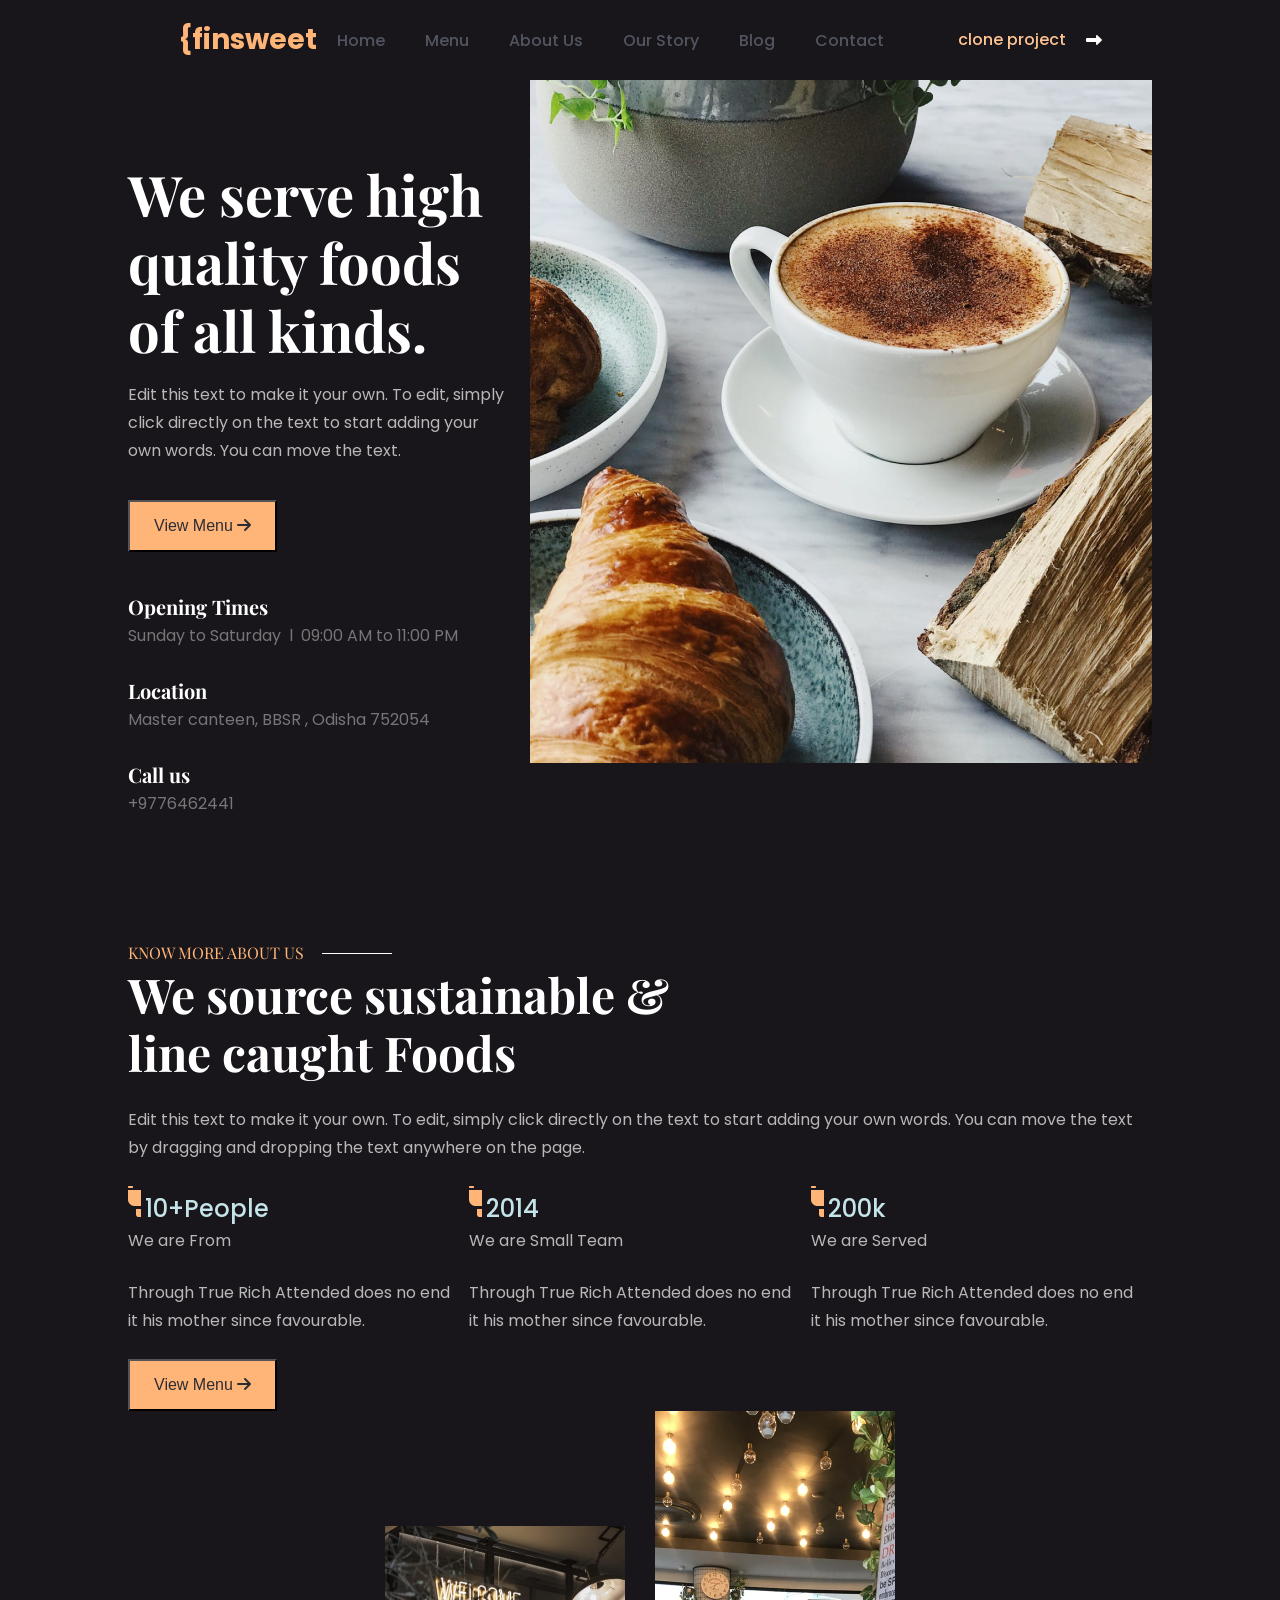
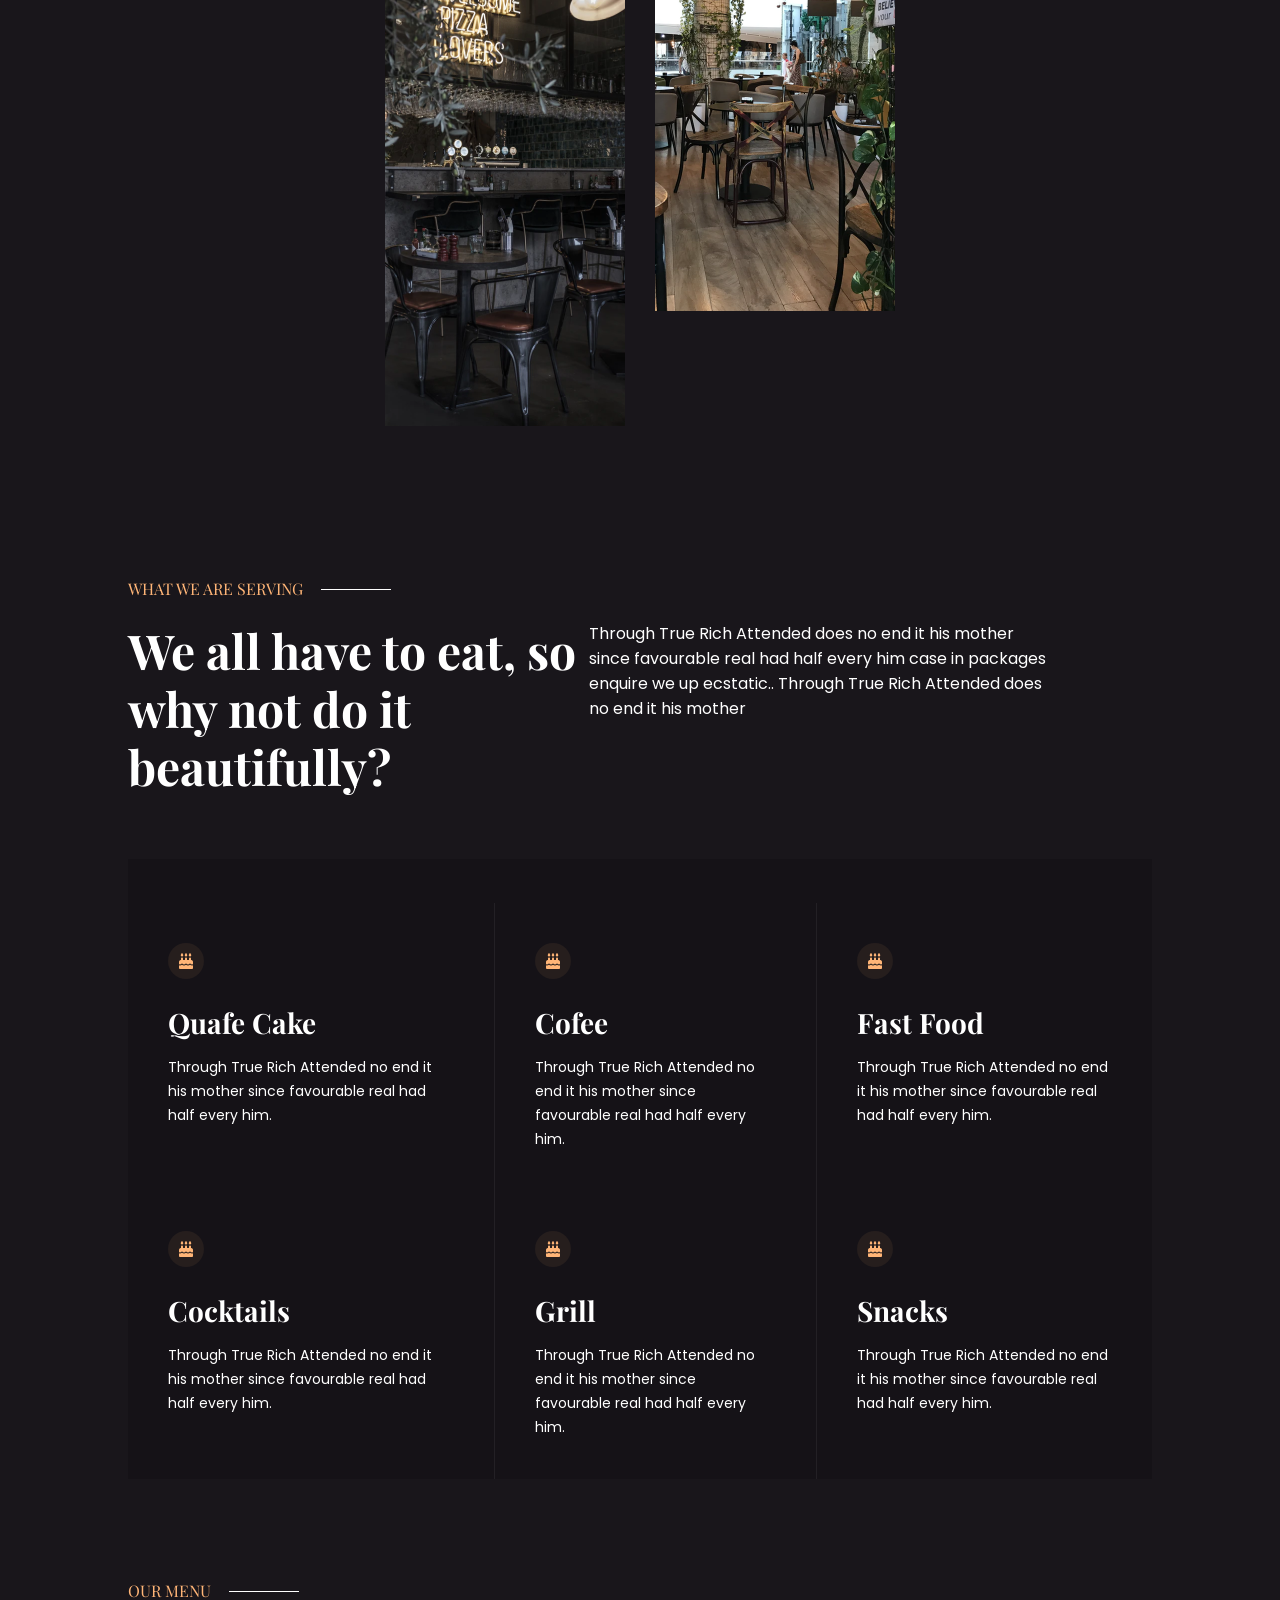
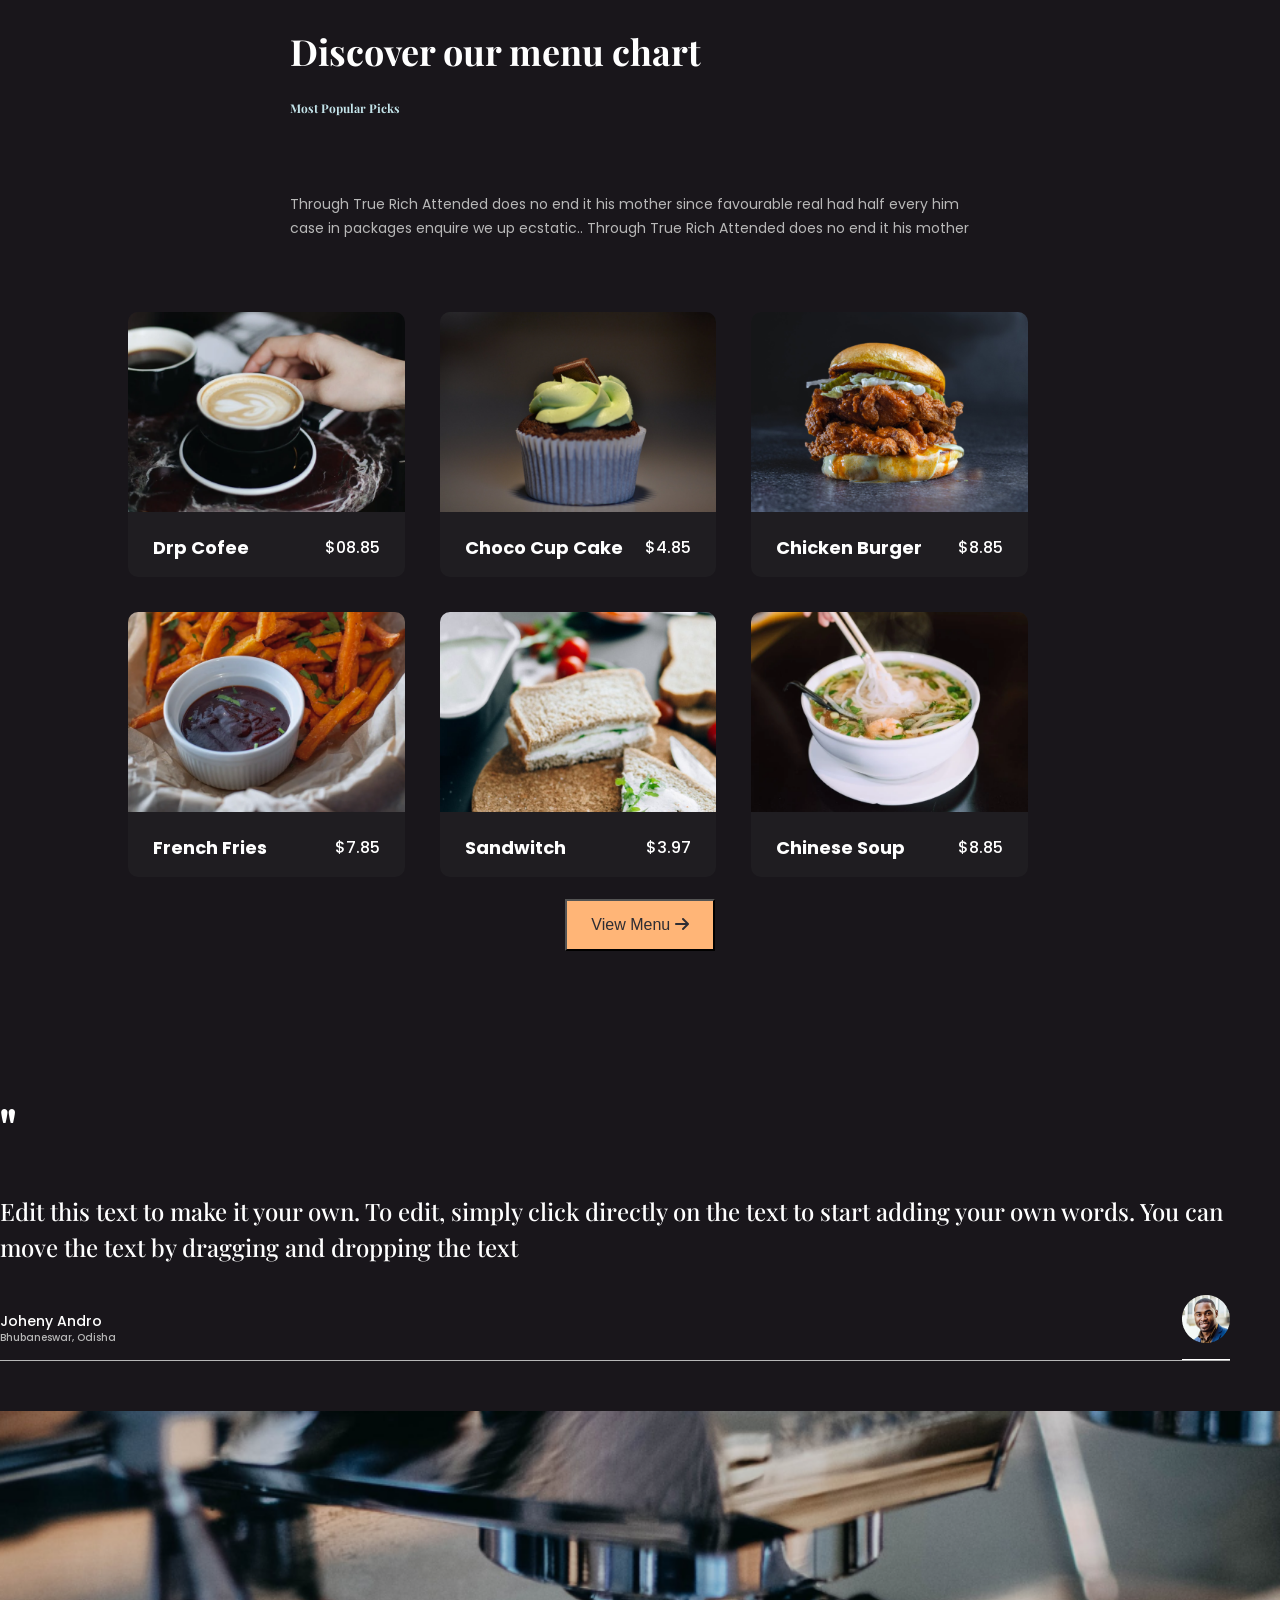
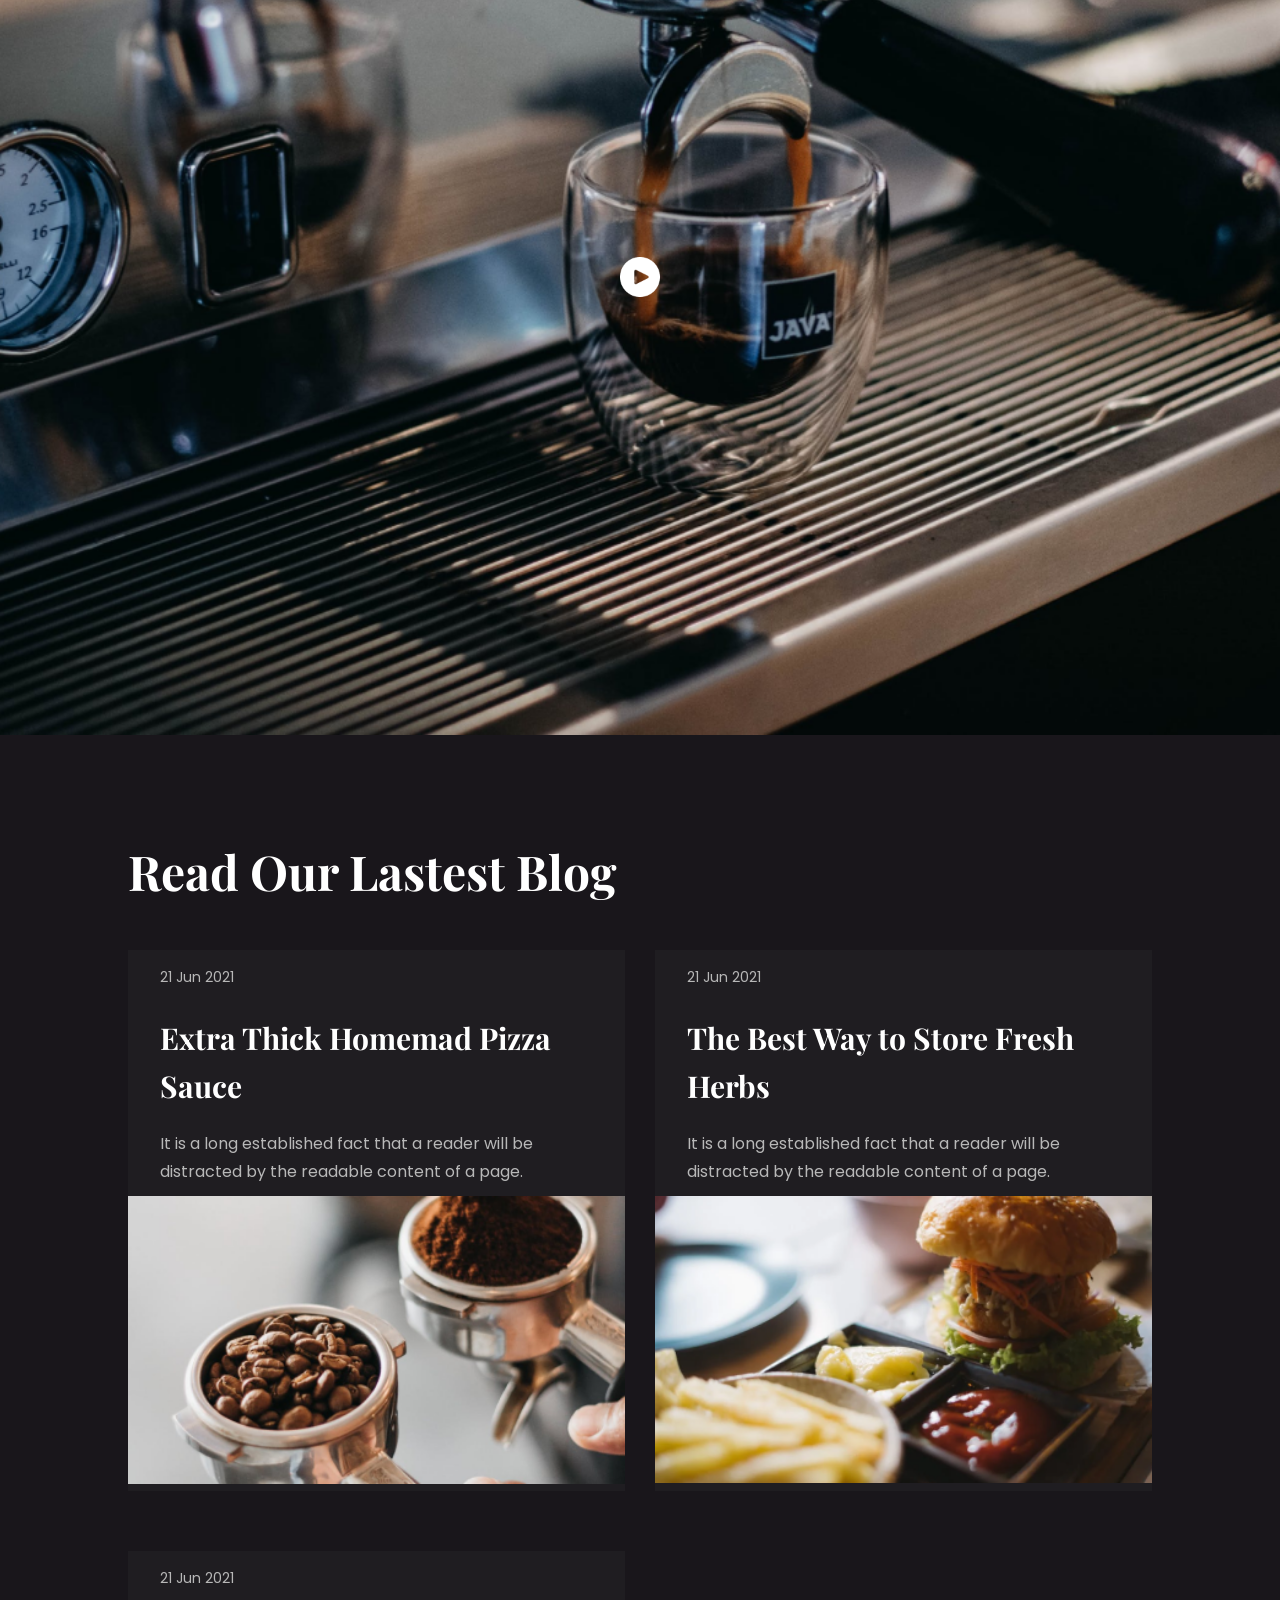
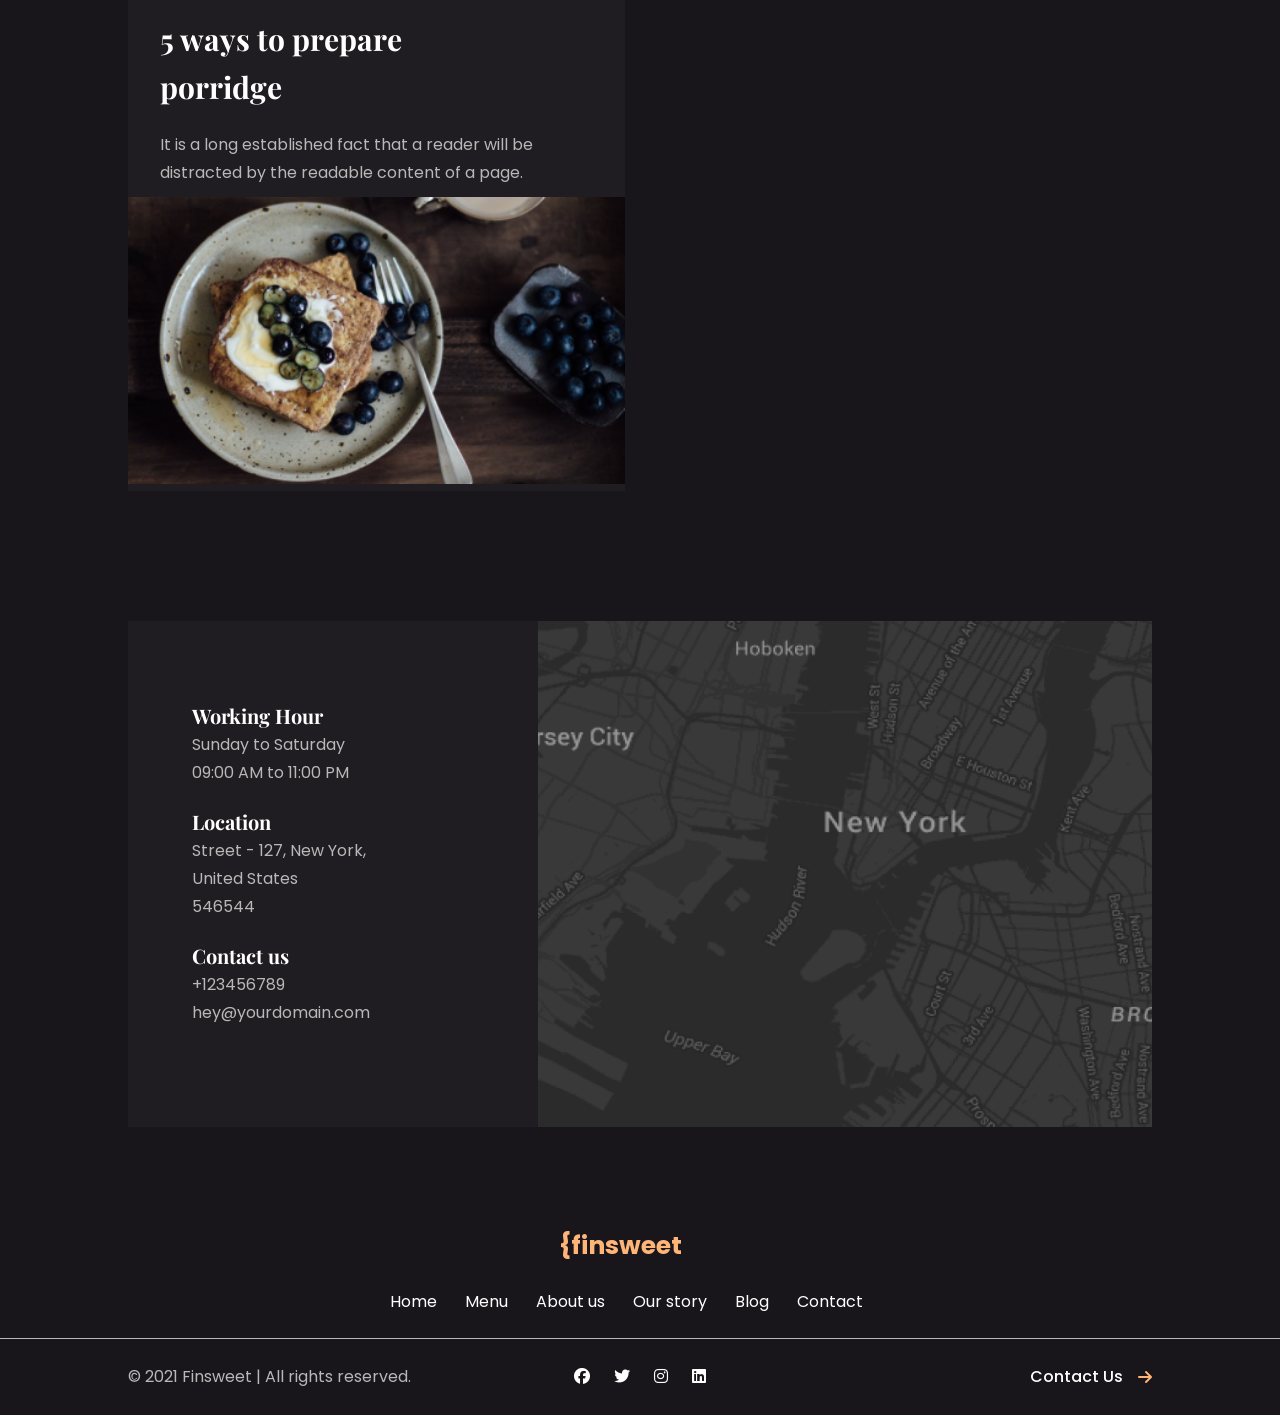
<file: index.html>
<!DOCTYPE html>
<html lang="en">
  <head>
    <meta charset="UTF-8" />
    <meta http-equiv="X-UA-Compatible" content="IE=edge" />
    <meta name="viewport" content="width=device-width, initial-scale=1.0" />
    <title>Document</title>
    <!-- ggfont  -->
    <link rel="preconnect" href="https://fonts.googleapis.com" />
    <link rel="preconnect" href="https://fonts.gstatic.com" crossorigin />
    <link
      href="https://fonts.googleapis.com/css2?family=Gilda+Display&family=Playfair+Display:ital,wght@0,400;0,700;1,500;1,600&family=Poppins:wght@300;400;500;600;700&display=swap"
      rel="stylesheet"
    />
    <!-- font awsome  -->
    <link
      rel="stylesheet"
      href="https://cdnjs.cloudflare.com/ajax/libs/font-awesome/6.3.0/css/all.min.css"
      integrity="sha512-SzlrxWUlpfuzQ+pcUCosxcglQRNAq/DZjVsC0lE40xsADsfeQoEypE+enwcOiGjk/bSuGGKHEyjSoQ1zVisanQ=="
      crossorigin="anonymous"
      referrerpolicy="no-referrer"
    />
    <link rel="stylesheet" href="./style.css" />
    
  </head>
  <body>
    <header>
      <div class="logo__header">
        <div class="logo">{finsweet</div>
        
        <nav class="nav__bar">
          <ul>
            <li>
              <a class="nav__link active" href="Home.html" onclick="location.reload()">Home</a>
            </li>
            <li>
              <a class="nav__link" href="./menu.html">Menu</a>
            </li>
            <li>
              <a class="nav__link" href="./about.html">About Us</a>
            </li>
            <li>
              <a class="nav__link" href="./ourstory.html">Our Story</a>
            </li>
            <li>
              <a class="nav__link" href="./blog.html">Blog</a>
            </li>
            <li>
              <a class="nav__link" href="./Contact_us.html">Contact</a>
            </li>
          </ul>
        </nav>
      </div>
      <div class="hamburger">
        <div class="line"></div>
        <div class="line"></div>
        <div class="line"></div>
      </div>
      <div class="clone__project">
        <p>clone project</p>
        <div class="icon">
          <i class="fa fa-long-arrow-alt-right"></i>
        </div>
      </div>
    </header>
    <script src="./main.js"></script>
    <div class="navbar">
      <div class="container">
        <div class="navbar__content">
          <div class="navbar__left">
            <h1>We serve high quality foods of all kinds.</h1>
            <p>
              Edit this text to make it your own. To edit, simply click directly
              on the text to start adding your own words. You can move the text.
            </p>
            <button>View Menu <i class="fa-solid fa-arrow-right"></i></button>
            <h4>Opening Times</h4>
            <p>Sunday to Saturday  l  09:00 AM to 11:00 PM</p>
            <h4>Location</h4>
            <p>Master canteen, BBSR , Odisha 752054</p>
            <h4>Call us</h4>
            <p>+9776462441</p>
          </div>
          <div class="navbar__right">
            <img src="./img/Header Image.png" alt="" />
          </div>
        </div>
      </div>
    </div>
    <div class="knowmore">
      <div class="container">
        <div class="knowmore__content">
          <div class="knowmore__left">
            <div class="more__title title">
              <h3>KNOW MORE ABOUT US</h3>
              <div class="line"></div>
            </div>
            <h1>
              We source sustainable & <br />
              line caught Foods
            </h1>
            <p>
              Edit this text to make it your own. To edit, simply click directly
              on the text to start adding your own words. You can move the text
              by dragging and dropping the text anywhere on the page.
            </p>
            <div class="more__feature">
              <div class="more__fearure1">
                <img
                  src="./img/Icon.png"
                  alt=""
                  style="display: inline-block"
                />
                <h3 style="display: inline-block">10+People</h3>
                <p>We are From</p>
                <p>
                  Through True Rich Attended does no end it his mother since
                  favourable.
                </p>
              </div>
              <div class="more__feature2">
                <img
                  src="./img/Icon.png"
                  alt=""
                  style="display: inline-block"
                />
                <h3 style="display: inline-block">2014</h3>
                <p>We are Small Team</p>
                <p>
                  Through True Rich Attended does no end it his mother since
                  favourable.
                </p>
              </div>
              <div class="more__feature3">
                <img
                  src="./img/Icon.png"
                  alt=""
                  style="display: inline-block"
                />
                <h3 style="display: inline-block">200k</h3>
                <p>We are Served</p>
                <p>
                  Through True Rich Attended does no end it his mother since
                  favourable.
                </p>
              </div>
            </div>
            <button>View Menu <i class="fa-solid fa-arrow-right"></i></button>
          </div>
          <div class="knowmore__right">
            <div class="pic1">
              <img src="./img/Know more Image 1.png" alt="" />
            </div>
            <div class="pic2">
              <img src="./img/Know more Image 2.png" alt="" />
            </div>
          </div>
        </div>
      </div>
    </div>
    <div class="serving">
      <div class="container">
        <div class="serving__content">
          <div class="serving__title title">
            <h3>WHAT WE ARE SERVING</h3>
            <div class="line"></div>
          </div>
          <div class="serving__contentt">
            <div class="contentt__left">
              <h2>We all have to eat, so why not do it beautifully?</h2>
            </div>
            <div class="contentt__right">
              <p>
                Through True Rich Attended does no end it his mother since
                favourable real had half every him case in packages enquire we
                up ecstatic.. Through True Rich Attended does no end it his
                mother
              </p>
            </div>
          </div>
        </div>
        <div class="serving__grid">
          <div class="serving__grid1">
            <i class="fa fa-birthday-cake"></i>
            <h3>Quafe Cake</h3>
            <p>
              Through True Rich Attended no end it his mother since favourable
              real had half every him.
            </p>
          </div>
          <div class="serving__grid1 grid__coffee">
            <i class="fa fa-birthday-cake"></i>
            <h3>Cofee</h3>
            <p>
              Through True Rich Attended no end it his mother since favourable
              real had half every him.
            </p>
          </div>
          <div class="serving__grid1">
            <i class="fa fa-birthday-cake"></i>
            <h3>Fast Food</h3>
            <p>
              Through True Rich Attended no end it his mother since favourable
              real had half every him.
            </p>
          </div>
          <div class="serving__grid1">
            <i class="fa fa-birthday-cake"></i>
            <h3>Cocktails</h3>
            <p>
              Through True Rich Attended no end it his mother since favourable
              real had half every him.
            </p>
          </div>
          <div class="serving__grid1 grid__grill">
            <i class="fa fa-birthday-cake"></i>
            <h3>Grill</h3>
            <p>
              Through True Rich Attended no end it his mother since favourable
              real had half every him.
            </p>
          </div>
          <div class="serving__grid1">
            <i class="fa fa-birthday-cake"></i>
            <h3>Snacks</h3>
            <p>
              Through True Rich Attended no end it his mother since favourable
              real had half every him.
            </p>
          </div>
        </div>
      </div>
      <!-- <div class="anhdaden"><img src="./img/Image.png" alt=""></div>  -->
    </div>
    <div class="menu">
      <div class="container">
        <div class="menu__title title">
          <h3>OUR MENU</h3>
          <div class="line"></div>
        </div>
        <div class="menu__content">
          <div class="menu__left">
            <h2>Discover our menu chart</h2>
            <p>Most Popular Picks</p>
          </div>
          <div class="menu__right">
            <p>
              Through True Rich Attended does no end it his mother since
              favourable real had half every him case in packages enquire we up
              ecstatic.. Through True Rich Attended does no end it his mother
            </p>
          </div>
        </div>
        <div class="menu__grid">
          <div class="menu__grid1">
            <img src="./img/late.png" alt="" />
            <div class="grid__title">
              <h4>Drp Cofee</h4>
              <p>$08.85</p>
            </div>
          </div>
          <div class="menu__grid1">
            <img src="./img/Image (1).png" alt="" />
            <div class="grid__title">
              <h4>Choco Cup Cake</h4>
              <p>$4.85</p>
            </div>
          </div>
          <div class="menu__grid1">
            <img src="./img/Image (2).png" alt="" />
            <div class="grid__title">
              <h4>Chicken Burger</h4>
              <p>$8.85</p>
            </div>
          </div>
          <div class="menu__grid1">
            <img src="./img/Image (3).png" alt="" />
            <div class="grid__title">
              <h4>French Fries</h4>
              <p>$7.85</p>
            </div>
          </div>
          <div class="menu__grid1">
            <img src="./img/Image (4).png" alt="" />
            <div class="grid__title">
              <h4>Sandwitch</h4>
              <p>$3.97</p>
            </div>
          </div>
          <div class="menu__grid1">
            <img src="./img/Image (5).png" alt="" />
            <div class="grid__title">
              <h4>Chinese Soup</h4>
              <p>$8.85</p>
            </div>
          </div>
        </div>
        <div class="btn">
          <button>View Menu <i class="fa-solid fa-arrow-right"></i></button>
        </div>
      </div>
    </div>
    <div class="quote">
      <div class="quote__content">
        <div class="quote__left">
          <h1>"</h1>
          <h2>
            Edit this text to make it your own. To edit, simply click directly
            on the text to start adding your own words. You can move the text by
            dragging and dropping the text
          </h2>
          <div class="quote__title">
            <div class="title__left">
              <h4>Joheny Andro</h4>
              <p>Bhubaneswar, Odisha</p>
            </div>
            <div class="title__right">
              <img src="./img/Image.png" alt="" />
            </div>
          </div>
        </div>
        <div class="quote__right">
          <img src="./img/Image (6).png" alt="" />
          <div class="icon__play">
            <!-- <i class="fa fa-play"></i> -->
            <img src="./img/Play.png" alt="" />
          </div>
        </div>
      </div>
    </div>
    <div class="blog">
      <div class="container">
        <div class="blog__title">
          <h1>Read Our Lastest Blog</h1>
        </div>
        <div class="blog__grid">
          <div class="blog__grid1">
            <h4>21 Jun 2021</h4>
            <h1>Extra Thick Homemad Pizza Sauce</h1>
            <p>
              It is a long established fact that a reader will be distracted by
              the readable content of a page.
            </p>


              <img src="./img/Image (7).png" alt="" />
            
          </div>
          <div class="blog__grid1">
            <h4>21 Jun 2021</h4>
            <h1>The Best Way to Store Fresh Herbs</h1>
            <p>
              It is a long established fact that a reader will be distracted by
              the readable content of a page.
            </p>
            <img src="./img/Image (8).png" alt="" />
          </div>
          <div class="blog__grid1">
            <h4>21 Jun 2021</h4>
            <h1>
              5 ways to prepare <br />
              porridge
            </h1>
            <p>
              It is a long established fact that a reader will be distracted by
              the readable content of a page.
            </p>
            <img src="./img/Image (9).png" alt="" />
          </div>
        </div>
      </div>
    </div>
    <div class="contact">
      <div class="container">
        <div class="contact__content">
          <div class="contact__left">
            <div class="left__1">
              <h1>Working Hour</h1>
              <p>
                Sunday to Saturday <br />
                09:00 AM to 11:00 PM
              </p>
            </div>
            <div class="left__1">
              <h1>Location</h1>
              <p>
                Street - 127, New York, <br />
                United States <br />
                546544
              </p>
            </div>
            <div class="left__1">
              <h1>Contact us</h1>
              <p>
                +123456789 <br />
                hey@yourdomain.com
              </p>
            </div>
          </div>
          <div class="contact__right">
            <img src="./img/Map.png" alt="" />
          </div>
        </div>
      </div>
    </div>
    <div class="footer">
      <div class="container">
        <div class="footer__title">
          <h1>{finsweet</h1>
        </div>
        <div class="footer__menu">
          <ul>
            <li><a href="">Home</a></li>
            <li><a href="">Menu</a></li>
            <li><a href="">About us</a></li>
            <li><a href="">Our story</a></li>
            <li><a href="">Blog</a></li>
            <li><a href="">Contact</a></li>
          </ul>
        </div>
      </div>
      <div class="footer__bottomm">
        <div class="footer__bottom">
          <div class="bottom__grid1">
            <p>© 2021 Finsweet | All rights reserved.</p>
          </div>
          <div class="bottom__grid2">
            <i class="fab fa-facebook"></i>
            <i class="fab fa-twitter"></i>
            <i class="fab fa-instagram"></i>
            <i class="fab fa-linkedin"></i>
          </div>
          <div class="bottom__grid3">
            <p>Contact Us</p>
            <i class="fa-solid fa-arrow-right"></i>
          </div>
        </div>
      </div>
    </div>
    <script src="main.js"></script>
  </body>
</html>
</file>
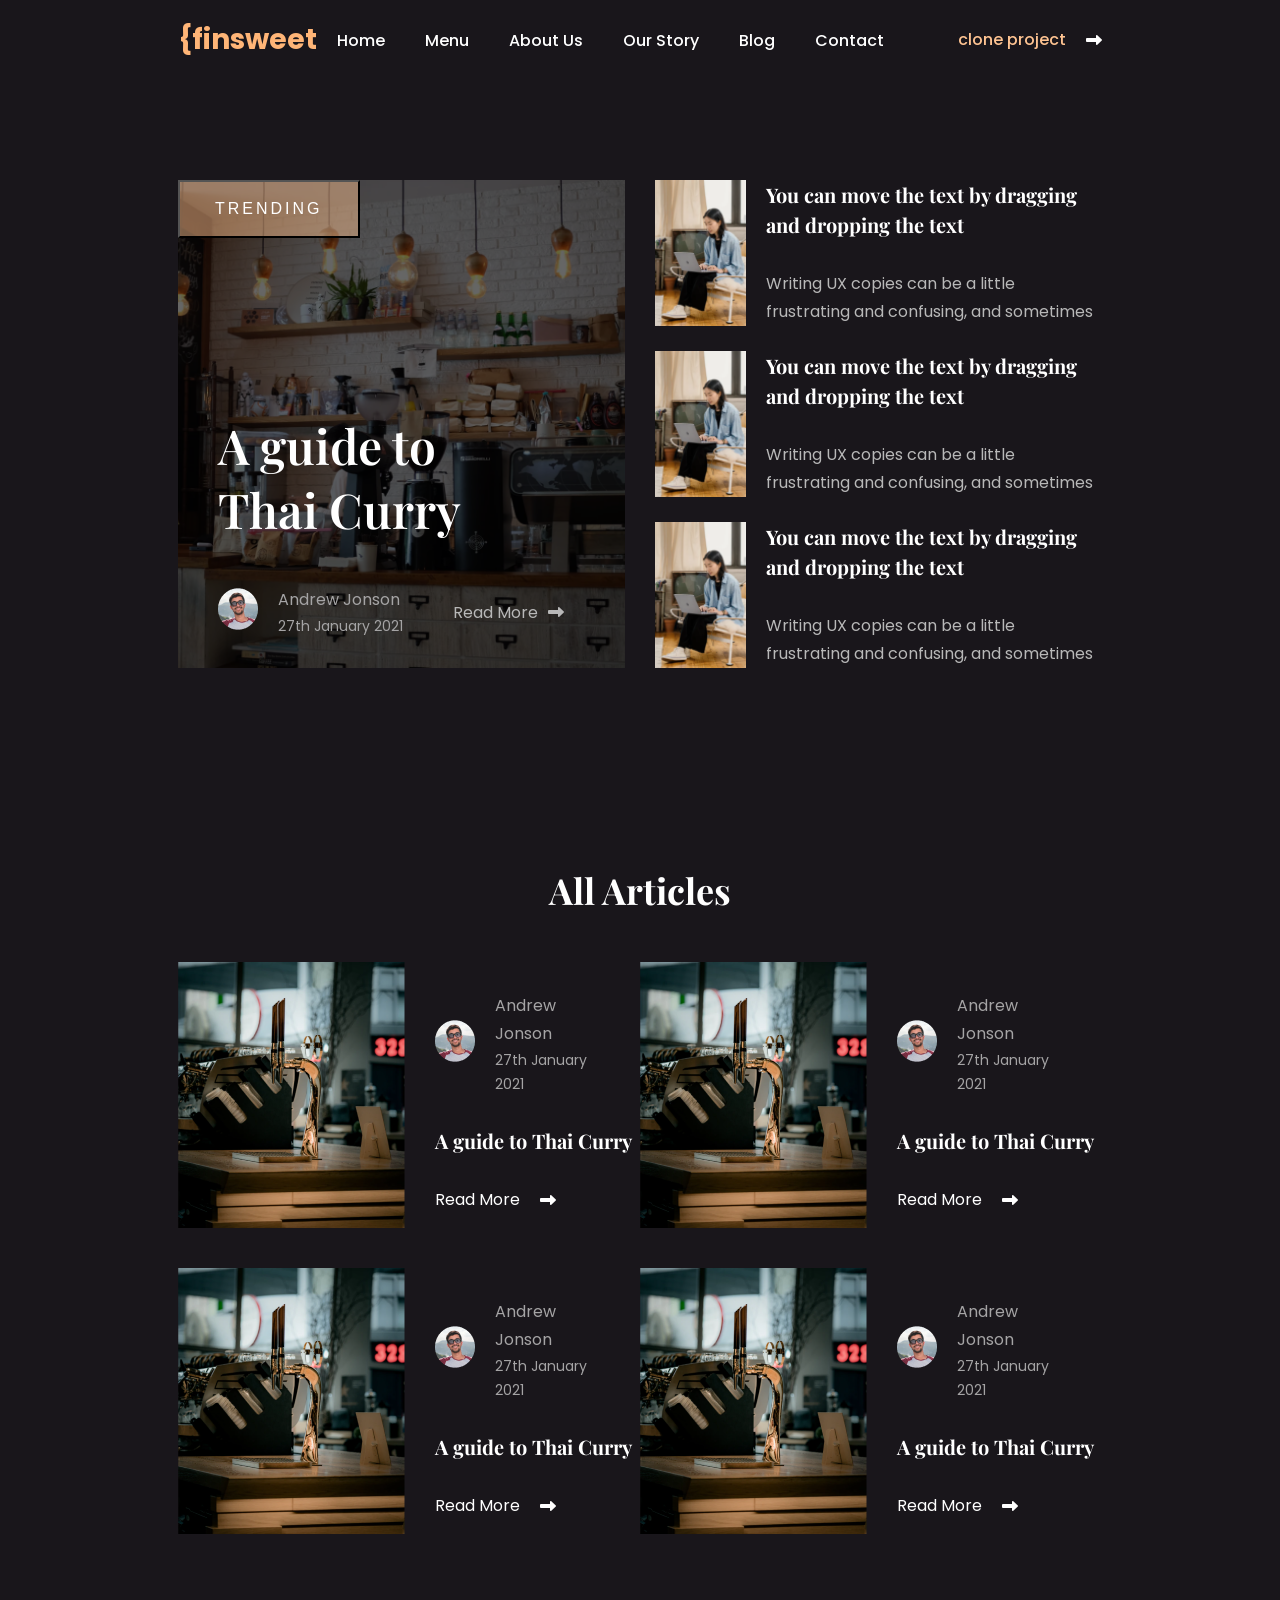
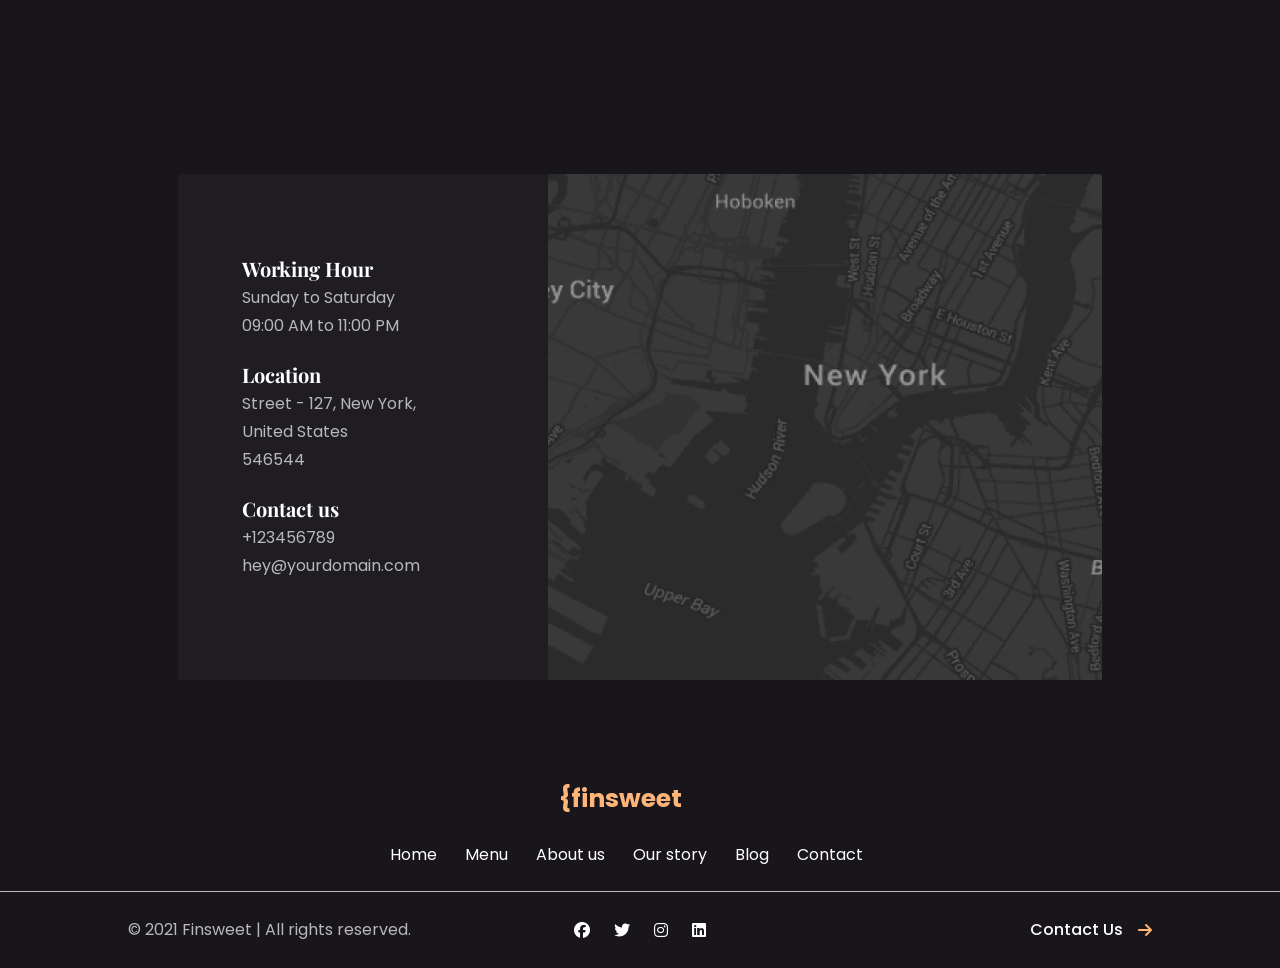
<file: blog.html>
<!DOCTYPE html>
<html lang="en">
  <head>
    <meta charset="UTF-8" />
    <meta http-equiv="X-UA-Compatible" content="IE=edge" />
    <meta name="viewport" content="width=device-width, initial-scale=1.0" />
    <title>Document</title>
    <!-- ggfont  -->
    <link rel="preconnect" href="https://fonts.googleapis.com" />
    <link rel="preconnect" href="https://fonts.gstatic.com" crossorigin />
    <link
      href="https://fonts.googleapis.com/css2?family=Gilda+Display&family=Playfair+Display:ital,wght@0,400;0,700;1,500;1,600&family=Poppins:wght@300;400;500;600;700&display=swap"
      rel="stylesheet"
    />
    <!-- font awsome  -->
    <link
      rel="stylesheet"
      href="https://cdnjs.cloudflare.com/ajax/libs/font-awesome/6.3.0/css/all.min.css"
      integrity="sha512-SzlrxWUlpfuzQ+pcUCosxcglQRNAq/DZjVsC0lE40xsADsfeQoEypE+enwcOiGjk/bSuGGKHEyjSoQ1zVisanQ=="
      crossorigin="anonymous"
      referrerpolicy="no-referrer"
    />
    <link rel="stylesheet" href="./blog.css" />
  </head>
  <body>
    <header>
      <div class="logo__header">
        <div class="logo">{finsweet</div>
        <div class="hamburger">
          <div class="line"></div>
          <div class="line"></div>
          <div class="line"></div>
        </div>
        <nav class="nav__bar">
          <ul>
            <li>
              <a class="nav__link active" href="Home.html" onclick="location.reload()">Home</a>
            </li>
            <li>
              <a class="nav__link" href="./menu.html">Menu</a>
            </li>
            <li>
              <a class="nav__link" href="./about/about.html">About Us</a>
            </li>
            <li>
              <a class="nav__link" href="./ourstory.html">Our Story</a>
            </li>
            <li>
              <a class="nav__link" href="./blog.html">Blog</a>
            </li>
            <li>
              <a class="nav__link" href="./Contact_us.html">Contact</a>
            </li>
          </ul>
        </nav>
      </div>
      <div class="clone__project">
        <p>clone project</p>
        <div class="icon">
          <i class="fa fa-long-arrow-alt-right"></i>
        </div>
      </div>
    </header>
    <div class="feature">
      <div class="container">
        <div class="feature__content">
          <div class="feature__left">
            <figure class="feature__item">
              <img src="./img/Image (16).png" alt="" />
              <figcaption class="feature__overlay">
                <div class="feature__top">
                  <button>TRENDING</button>
                </div>
                <div class="feature__bottom">
                  <h2>A guide to Thai Curry</h2>
                  <div class="feature__text">
                    <div class="feature__profile">
                      <div class="image">
                        <img src="./img/profile.png" alt="" />
                      </div>
                      <div class="para">
                        <p>Andrew Jonson</p>
                        <p>27th January 2021</p>
                      </div>
                    </div>
                    <div class="feature__readmore">
                      <p>Read More</p>
                      <i class="fa fa-long-arrow-alt-right"></i>
                    </div>
                  </div>
                </div>
              </figcaption>
            </figure>
          </div>
          <div class="feature__right">
            <div class="feature__right1">
              <div class="right__img">
                <img src="./img/Image (17).png" alt="" />
              </div>
              <div class="right__content">
                <h1>You can move the text by dragging and dropping the text</h1>
                <p>
                  Writing UX copies can be a little frustrating and confusing,
                  and sometimes
                </p>
              </div>
            </div>
            <div class="feature__right1">
              <div class="right__img">
                <img src="./img/Image (17).png" alt="" />
              </div>
              <div class="right__content">
                <h1>You can move the text by dragging and dropping the text</h1>
                <p>
                  Writing UX copies can be a little frustrating and confusing,
                  and sometimes
                </p>
              </div>
            </div>
            <div class="feature__right1">
              <div class="right__img">
                <img src="./img/Image (17).png" alt="" />
              </div>
              <div class="right__content">
                <h1>You can move the text by dragging and dropping the text</h1>
                <p>
                  Writing UX copies can be a little frustrating and confusing,
                  and sometimes
                </p>
              </div>
            </div>
            
            
          </div>
        </div>
      </div>
    </div>
    <div class="all">
        <div class="container">
            <div class="all__title">
                <h1>All Articles</h1>
            </div>
           <div class="all__grid">
            <div class="grid__content">
                <div class="grid__left">
                    <img src="./img/Image (20).png" alt="">
                </div>
                <div class="grid__right">
                    <div class="all_profile">
                      <div class="image">
                        <img src="./img/profile.png" alt="" />
                      </div>
                      <div class="para">
                        <p>Andrew Jonson</p>
                        <p>27th January 2021</p>
                      </div>
                    </div>
                    <h1>A guide to Thai Curry</h1>
                    <div class="all__readmore">
                      <p>Read More</p>
                      <i class="fa fa-long-arrow-alt-right"></i>
                    </div>
                </div>
            </div>
            <div class="grid__content">
                <div class="grid__left">
                    <img src="./img/Image (20).png" alt="">
                </div>
                <div class="grid__right">
                    <div class="all_profile">
                      <div class="image">
                        <img src="./img/profile.png" alt="" />
                      </div>
                      <div class="para">
                        <p>Andrew Jonson</p>
                        <p>27th January 2021</p>
                      </div>
                    </div>
                    <h1>A guide to Thai Curry</h1>
                    <div class="all__readmore">
                      <p>Read More</p>
                      <i class="fa fa-long-arrow-alt-right"></i>
                    </div>
                </div>
            </div>
            <div class="grid__content">
                <div class="grid__left">
                    <img src="./img/Image (20).png" alt="">
                </div>
                <div class="grid__right">
                    <div class="all_profile">
                      <div class="image">
                        <img src="./img/profile.png" alt="" />
                      </div>
                      <div class="para">
                        <p>Andrew Jonson</p>
                        <p>27th January 2021</p>
                      </div>
                    </div>
                    <h1>A guide to Thai Curry</h1>
                    <div class="all__readmore">
                      <p>Read More</p>
                      <i class="fa fa-long-arrow-alt-right"></i>
                    </div>
                </div>
            </div>
            <div class="grid__content">
                <div class="grid__left">
                    <img src="./img/Image (20).png" alt="">
                </div>
                <div class="grid__right">
                    <div class="all_profile">
                      <div class="image">
                        <img src="./img/profile.png" alt="" />
                      </div>
                      <div class="para">
                        <p>Andrew Jonson</p>
                        <p>27th January 2021</p>
                      </div>
                    </div>
                    <h1>A guide to Thai Curry</h1>
                    <div class="all__readmore">
                      <p>Read More</p>
                      <i class="fa fa-long-arrow-alt-right"></i>
                    </div>
                </div>
            </div>
           </div>
        </div>
    </div>
    <div class="contact">
      <div class="container">
        <div class="contact__content">
          <div class="contact__left">
            <div class="left__1">
              <h1>Working Hour</h1>
              <p>
                Sunday to Saturday <br />
                09:00 AM to 11:00 PM
              </p>
            </div>
            <div class="left__1">
              <h1>Location</h1>
              <p>
                Street - 127, New York, <br />
                United States <br />
                546544
              </p>
            </div>
            <div class="left__1">
              <h1>Contact us</h1>
              <p>
                +123456789 <br />
                hey@yourdomain.com
              </p>
            </div>
          </div>
          <div class="contact__right">
            <img src="./img/Map.png" alt="" />
          </div>
        </div>
      </div>
    </div>
    <div class="footer">
      <div class="container">
        <div class="footer__title">
          <h1>{finsweet</h1>
        </div>
        <div class="footer__menu">
          <ul>
            <li><a href="">Home</a></li>
            <li><a href="">Menu</a></li>
            <li><a href="">About us</a></li>
            <li><a href="">Our story</a></li>
            <li><a href="">Blog</a></li>
            <li><a href="">Contact</a></li>
          </ul>
        </div>
      </div>
      <div class="footer__bottomm">
        <div class="footer__bottom">
          <div class="bottom__grid1">
            <p>© 2021 Finsweet | All rights reserved.</p>
          </div>
          <div class="bottom__grid2">
            <i class="fab fa-facebook"></i>
            <i class="fab fa-twitter"></i>
            <i class="fab fa-instagram"></i>
            <i class="fab fa-linkedin"></i>
          </div>
          <div class="bottom__grid3">
            <p>Contact Us</p>
            <i class="fa-solid fa-arrow-right"></i>
          </div>
        </div>
      </div>
    </div>
    <script src="./main.js"></script>
  </body>
</html>
</file>
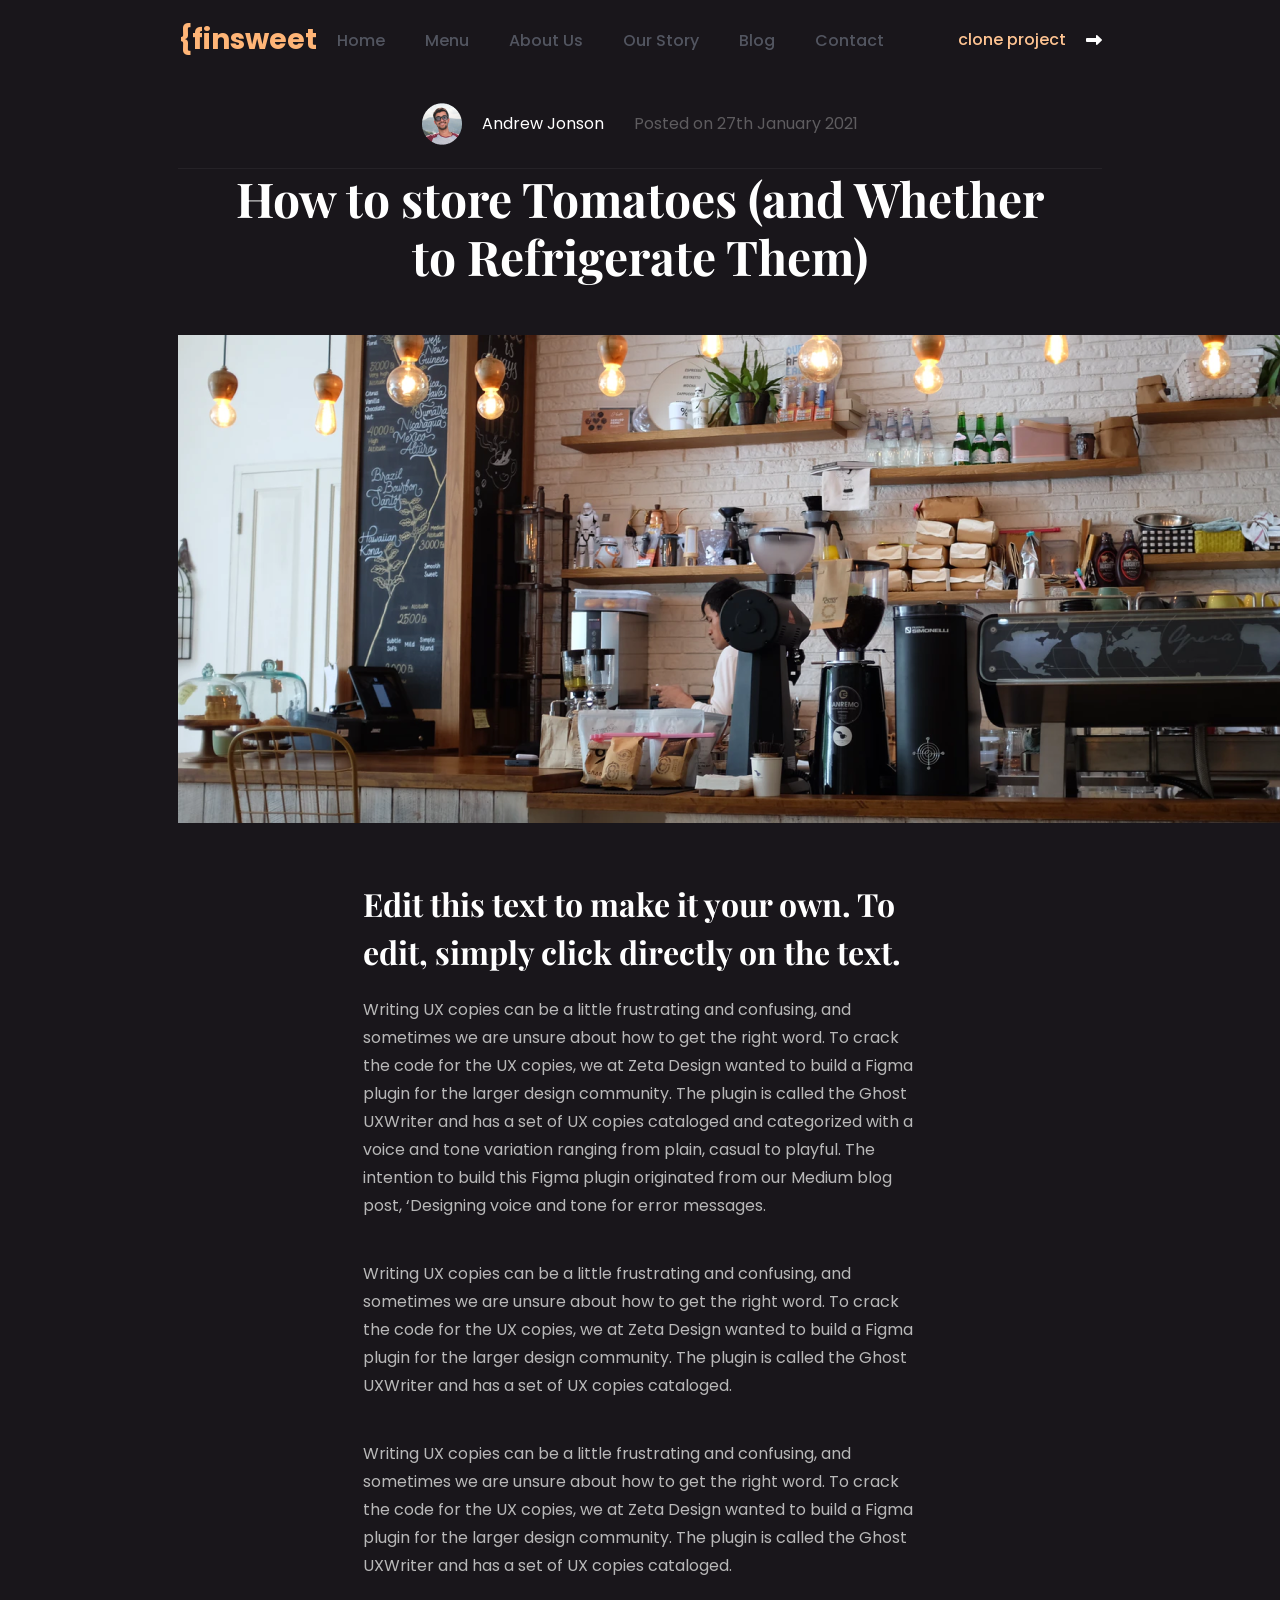
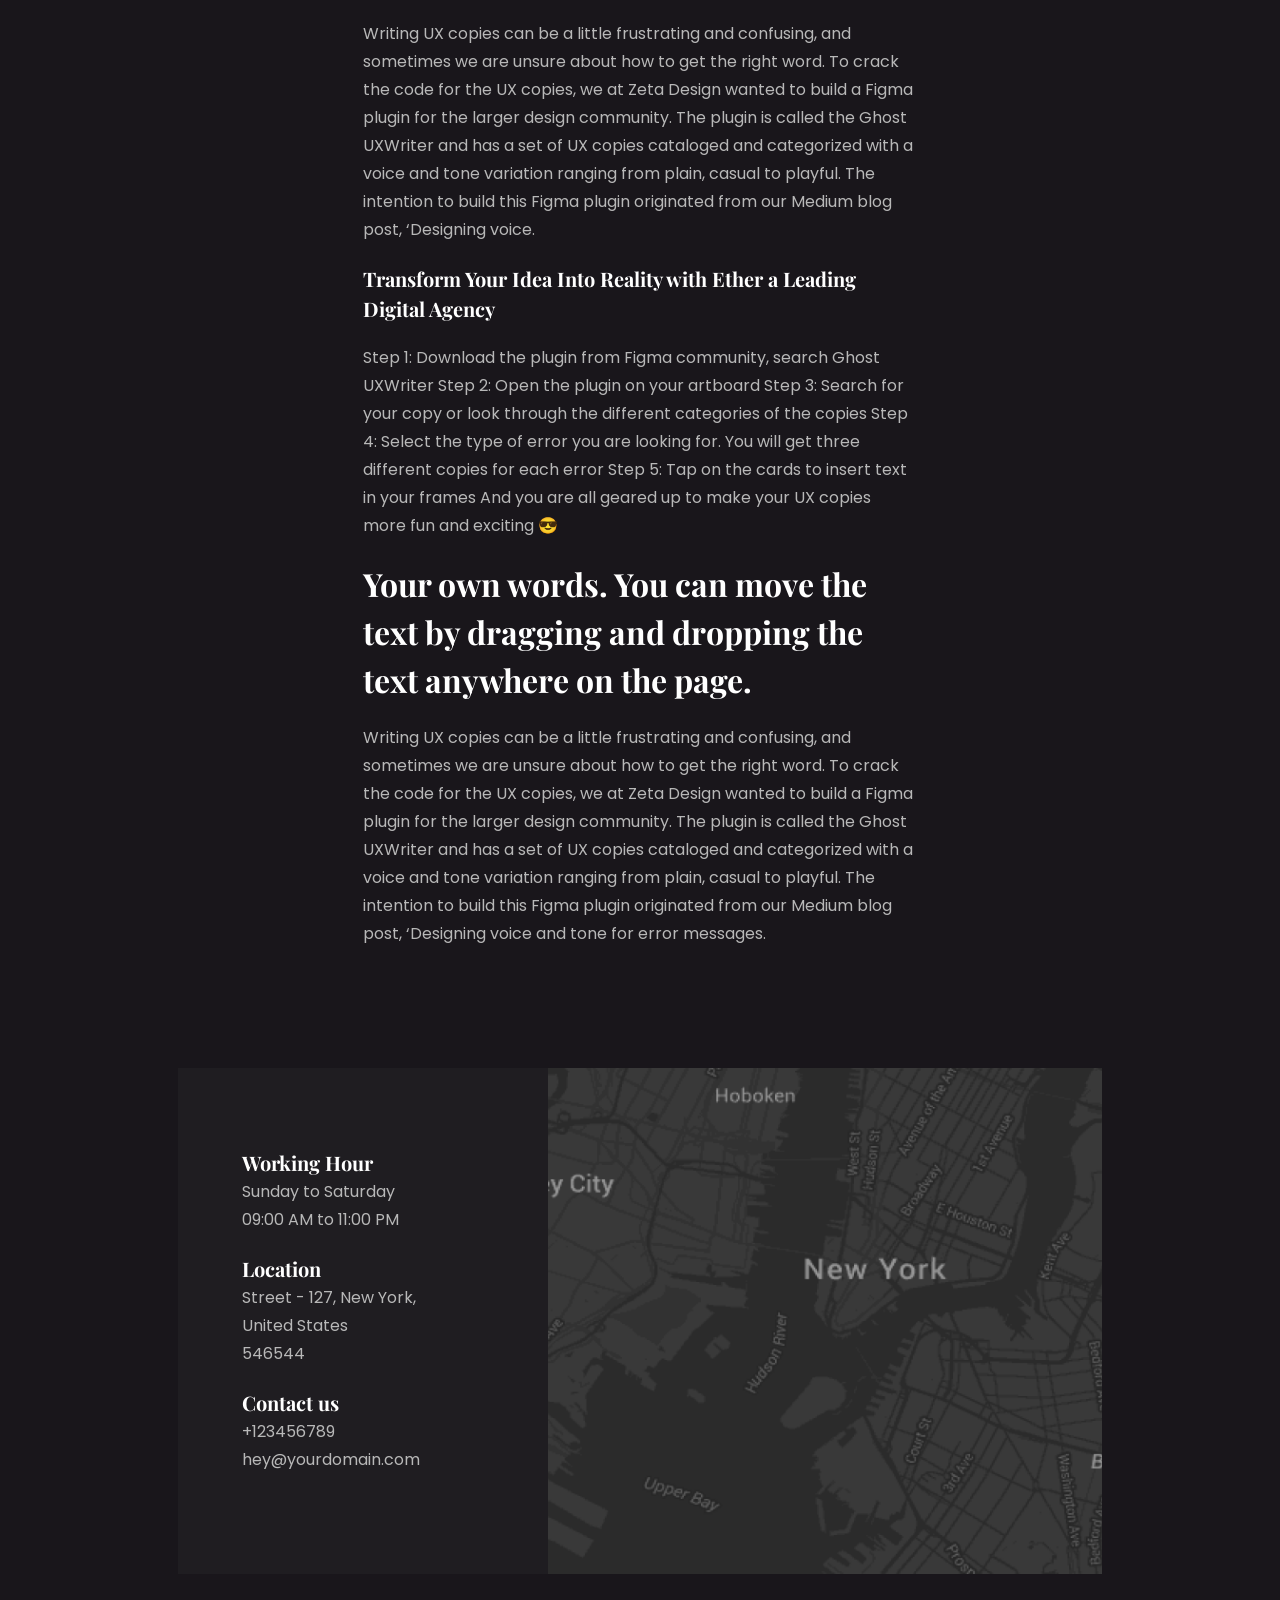
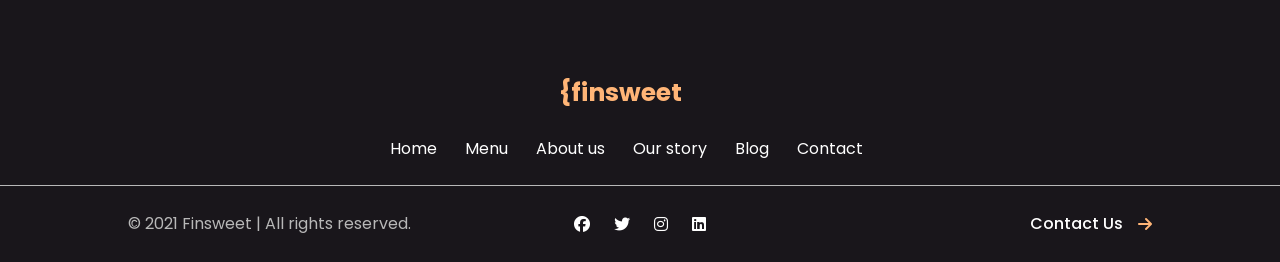
<file: blog_inner_page.html>
<!DOCTYPE html>
<html lang="en">
  <head>
    <meta charset="UTF-8" />
    <meta http-equiv="X-UA-Compatible" content="IE=edge" />
    <meta name="viewport" content="width=device-width, initial-scale=1.0" />
    <title>Document</title>
    <!-- ggfont  -->
    <link rel="preconnect" href="https://fonts.googleapis.com" />
    <link rel="preconnect" href="https://fonts.gstatic.com" crossorigin />
    <link
      href="https://fonts.googleapis.com/css2?family=Gilda+Display&family=Playfair+Display:ital,wght@0,400;0,700;1,500;1,600&family=Poppins:wght@300;400;500;600;700&display=swap"
      rel="stylesheet"
    />
    <!-- font awsome  -->
    <link
      rel="stylesheet"
      href="https://cdnjs.cloudflare.com/ajax/libs/font-awesome/6.3.0/css/all.min.css"
      integrity="sha512-SzlrxWUlpfuzQ+pcUCosxcglQRNAq/DZjVsC0lE40xsADsfeQoEypE+enwcOiGjk/bSuGGKHEyjSoQ1zVisanQ=="
      crossorigin="anonymous"
      referrerpolicy="no-referrer"
    />
    <link rel="stylesheet" href="./blog_inner_page.css" />
  </head>
  <body>
    <header>
      <div class="logo__header">
        <div class="logo">{finsweet</div>
        <div class="hamburger">
          <div class="line"></div>
          <div class="line"></div>
          <div class="line"></div>
        </div>
        <nav class="nav__bar">
          <ul>
            <li>
              <a class="nav__link active" href="Home.html" onclick="location.reload()">Home</a>
            </li>
            <li>
              <a class="nav__link" href="./menu.html">Menu</a>
            </li>
            <li>
              <a class="nav__link" href="./about.html">About Us</a>
            </li>
            <li>
              <a class="nav__link" href="./ourstory.html">Our Story</a>
            </li>
            <li>
              <a class="nav__link" href="./blog.html">Blog</a>
            </li>
            <li>
              <a class="nav__link" href="./Contact_us.html">Contact</a>
            </li>
          </ul>
        </nav>
      </div>
      <div class="clone__project">
        <p>clone project</p>
        <div class="icon">
          <i class="fa fa-long-arrow-alt-right"></i>
        </div>
      </div>
    </header>
    <div class="blogtop">
      <div class="container">
        <div class="blogtop1">
          <img src="./img/profile.png" alt="" />
          <h1>Andrew Jonson</h1>
          <p>Posted on 27th January 2021</p>
        </div>
        <div class="blogtop2">
          <h1>How to store Tomatoes (and Whether to Refrigerate Them)</h1>
        </div>
        <img class="img-top" src="./img/Blog Image.png" alt="" />
        <div class="container__content">
            <h1>
          Edit this text to make it your own. To edit, simply click directly on
          the text.
        </h1>
        <p>
          Writing UX copies can be a little frustrating and confusing, and
          sometimes we are unsure about how to get the right word. To crack the
          code for the UX copies, we at Zeta Design wanted to build a Figma
          plugin for the larger design community. The plugin is called the Ghost
          UXWriter and has a set of UX copies cataloged and categorized with a
          voice and tone variation ranging from plain, casual to playful. The
          intention to build this Figma plugin originated from our Medium blog
          post, ‘Designing voice and tone for error messages.
        </p>
        <p>
          Writing UX copies can be a little frustrating and confusing, and
          sometimes we are unsure about how to get the right word. To crack the
          code for the UX copies, we at Zeta Design wanted to build a Figma
          plugin for the larger design community. The plugin is called the Ghost
          UXWriter and has a set of UX copies cataloged.
        </p>
        <p>
          Writing UX copies can be a little frustrating and confusing, and
          sometimes we are unsure about how to get the right word. To crack the
          code for the UX copies, we at Zeta Design wanted to build a Figma
          plugin for the larger design community. The plugin is called the Ghost
          UXWriter and has a set of UX copies cataloged.
        </p>
        <p>
          Writing UX copies can be a little frustrating and confusing, and
          sometimes we are unsure about how to get the right word. To crack the
          code for the UX copies, we at Zeta Design wanted to build a Figma
          plugin for the larger design community. The plugin is called the Ghost
          UXWriter and has a set of UX copies cataloged and categorized with a
          voice and tone variation ranging from plain, casual to playful. The
          intention to build this Figma plugin originated from our Medium blog
          post, ‘Designing voice.
        </p>
        <h2>
          Transform Your Idea Into Reality with Ether a Leading Digital Agency
        </h2>
        <p>
          Step 1: Download the plugin from Figma community, search Ghost
          UXWriter Step 2: Open the plugin on your artboard Step 3: Search for
          your copy or look through the different categories of the copies Step
          4: Select the type of error you are looking for. You will get three
          different copies for each error Step 5: Tap on the cards to insert
          text in your frames And you are all geared up to make your UX copies
          more fun and exciting 😎
        </p>
        <h1>Your own words. You can move the text by dragging and dropping the text anywhere on the page. </h1>
        <p>Writing UX copies can be a little frustrating and confusing, and sometimes we are unsure about how to get the right word. To crack the code for the UX copies, we at Zeta Design wanted to build a Figma plugin for the larger design community. The plugin is called the Ghost UXWriter and has a set of UX copies cataloged and categorized with a voice and tone variation ranging from plain, casual to playful. The intention to build this Figma plugin originated from our Medium blog post, ‘Designing voice and tone for error messages.</p>
      </div>
        </div>
    </div>
    <div class="contact">
      <div class="container">
        <div class="contact__content">
          <div class="contact__left">
            <div class="left__1">
              <h1>Working Hour</h1>
              <p>
                Sunday to Saturday <br />
                09:00 AM to 11:00 PM
              </p>
            </div>
            <div class="left__1">
              <h1>Location</h1>
              <p>
                Street - 127, New York, <br />
                United States <br />
                546544
              </p>
            </div>
            <div class="left__1">
              <h1>Contact us</h1>
              <p>
                +123456789 <br />
                hey@yourdomain.com
              </p>
            </div>
          </div>
          <div class="contact__right">
            <img src="./img/Map.png" alt="" />
          </div>
        </div>
      </div>
    </div>
    <div class="footer">
      <div class="container">
        <div class="footer__title">
          <h1>{finsweet</h1>
        </div>
        <div class="footer__menu">
          <ul>
            <li><a href="">Home</a></li>
            <li><a href="">Menu</a></li>
            <li><a href="">About us</a></li>
            <li><a href="">Our story</a></li>
            <li><a href="">Blog</a></li>
            <li><a href="">Contact</a></li>
          </ul>
        </div>
      </div>
      <div class="footer__bottomm">
        <div class="footer__bottom">
          <div class="bottom__grid1">
            <p>© 2021 Finsweet | All rights reserved.</p>
          </div>
          <div class="bottom__grid2">
            <i class="fab fa-facebook"></i>
            <i class="fab fa-twitter"></i>
            <i class="fab fa-instagram"></i>
            <i class="fab fa-linkedin"></i>
          </div>
          <div class="bottom__grid3">
            <p>Contact Us</p>
            <i class="fa-solid fa-arrow-right"></i>
          </div>
        </div>
      </div>
    </div>
    <script src="./main.js"></script>
  </body>
</html>
</file>
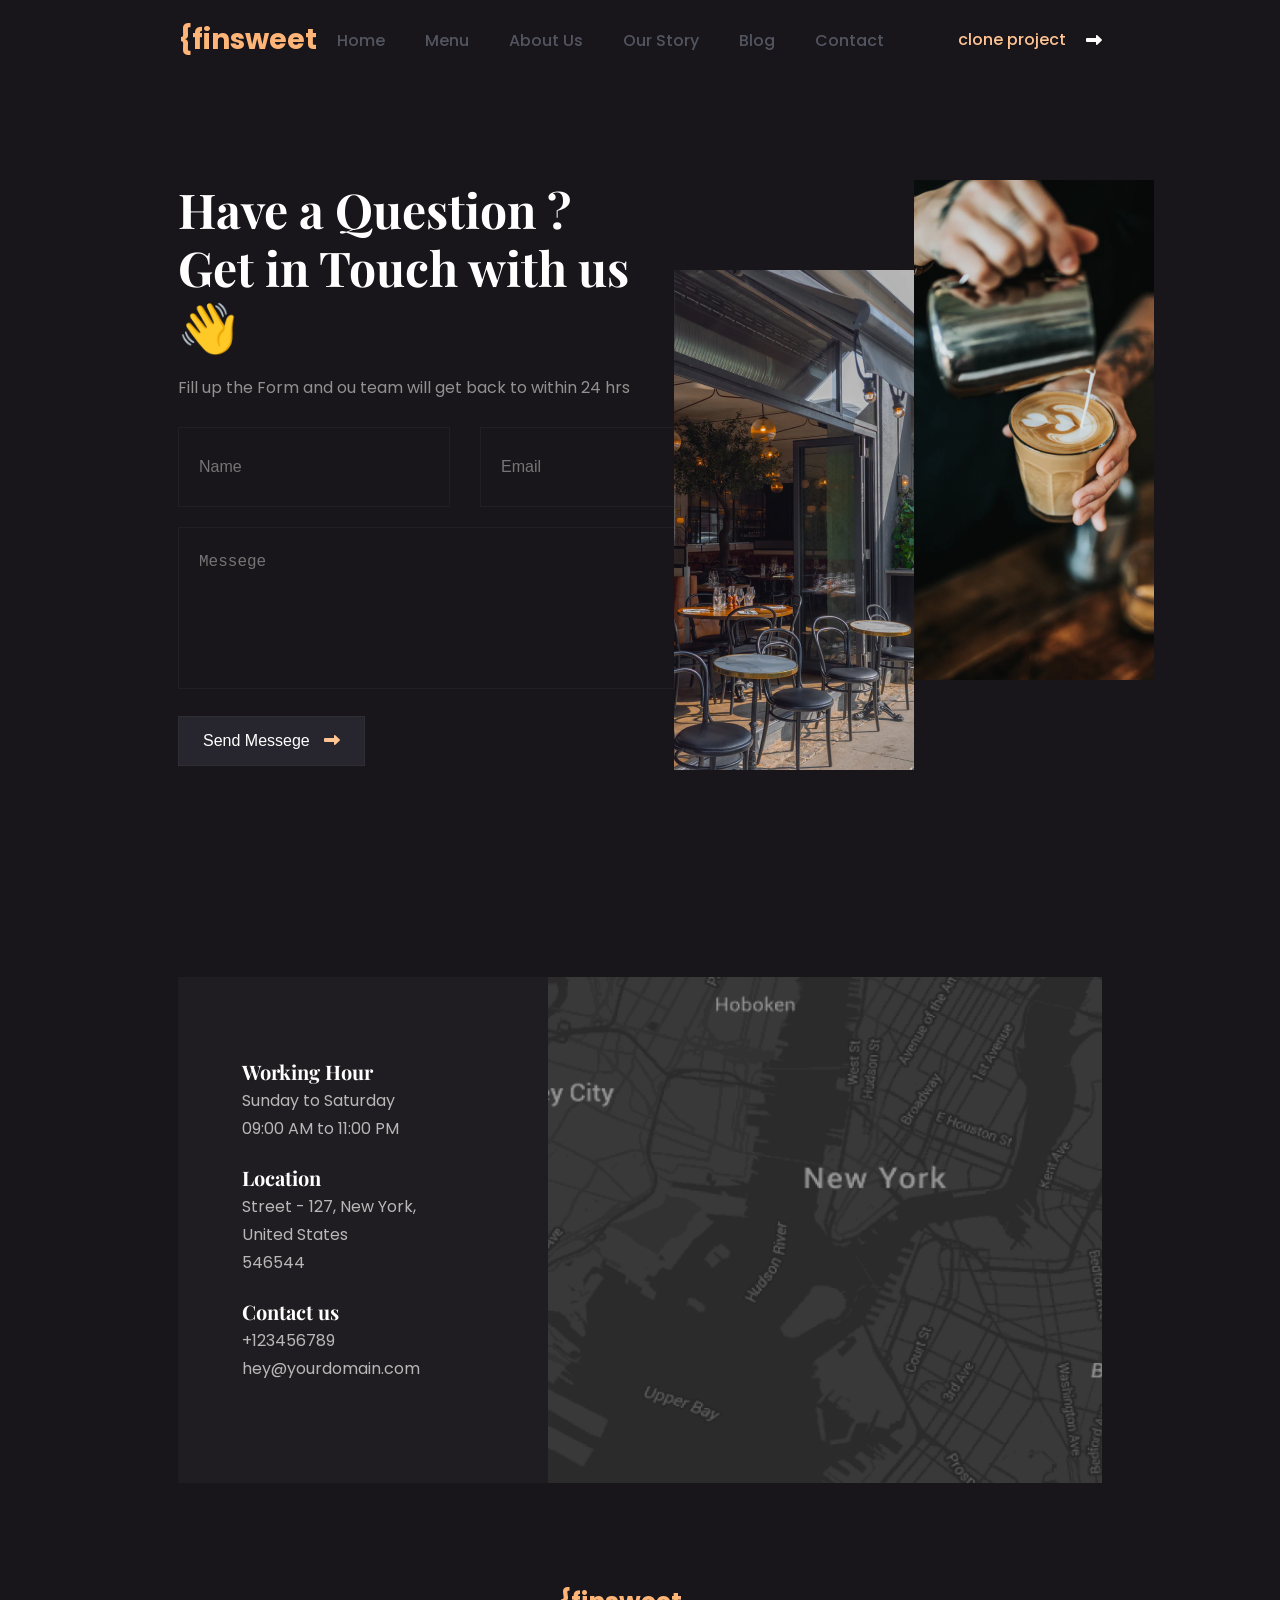
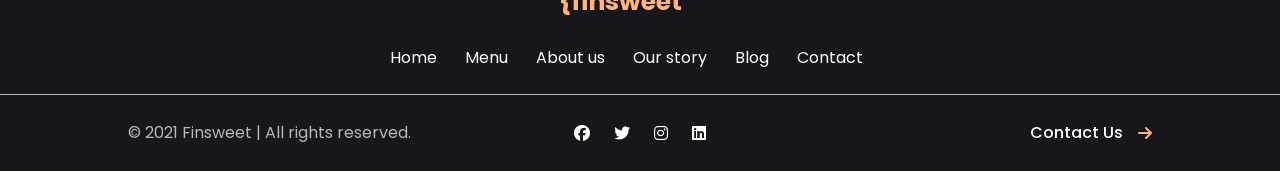
<file: Contact_us.html>
<!DOCTYPE html>
<html lang="en">
  <head>
    <meta charset="UTF-8" />
    <meta http-equiv="X-UA-Compatible" content="IE=edge" />
    <meta name="viewport" content="width=device-width, initial-scale=1.0" />
    <title>Document</title>
    <!-- ggfont  -->
    <link rel="preconnect" href="https://fonts.googleapis.com" />
    <link rel="preconnect" href="https://fonts.gstatic.com" crossorigin />
    <link
      href="https://fonts.googleapis.com/css2?family=Gilda+Display&family=Playfair+Display:ital,wght@0,400;0,700;1,500;1,600&family=Poppins:wght@300;400;500;600;700&display=swap"
      rel="stylesheet"
    />
    <!-- font awsome  -->
    <link
      rel="stylesheet"
      href="https://cdnjs.cloudflare.com/ajax/libs/font-awesome/6.3.0/css/all.min.css"
      integrity="sha512-SzlrxWUlpfuzQ+pcUCosxcglQRNAq/DZjVsC0lE40xsADsfeQoEypE+enwcOiGjk/bSuGGKHEyjSoQ1zVisanQ=="
      crossorigin="anonymous"
      referrerpolicy="no-referrer"
    />
    <link rel="stylesheet" href="./Contact_us.css" />
  </head>
  <body>
    <header>
      <div class="logo__header">
        <div class="logo">{finsweet</div>
        <div class="hamburger">
          <div class="line"></div>
          <div class="line"></div>
          <div class="line"></div>
        </div>
        <nav class="nav__bar">
          <ul>
            <li>
              <a class="nav__link active" href="Home.html" onclick="location.reload()">Home</a>
            </li>
            <li>
              <a class="nav__link" href="./menu.html">Menu</a>
            </li>
            <li>
              <a class="nav__link" href="./about.html">About Us</a>
            </li>
            <li>
              <a class="nav__link" href="./ourstory.html">Our Story</a>
            </li>
            <li>
              <a class="nav__link" href="./blog.html">Blog</a>
            </li>
            <li>
              <a class="nav__link" href="./Contact_us.html">Contact</a>
            </li>
          </ul>
        </nav>
      </div>
      <div class="clone__project">
        <p>clone project</p>
        <div class="icon">
          <i class="fa fa-long-arrow-alt-right"></i>
        </div>
      </div>
    </header>
    <div class="question">
      <div class="container">
        <div class="question__content">
          <div class="question__left">
            <h1>Have a Question ? Get in Touch with us 👋</h1>
            <p>Fill up the Form and ou team will get back to within 24 hrs</p>

            <div class="question__form">
              <input class="input1" placeholder="Name" type="text" />
              <input class="input2" placeholder="Email" type="text" />
            </div>
            <textarea
              placeholder="Messege"
              name=""
              id=""
              cols="60"
              rows="5"
            ></textarea>
            <div class="btn"><button>Send Messege <i class="fa fa-long-arrow-alt-right"></i></button></div>
          </div>

          <div class="question__right">
            <div class="right__img">
              <div class="pic1">
                <img src="./img/Contact Image 1.png" alt="" />
              </div>
              <div class="pic2">
                <img src="./img/Contact Image 2.png" alt="" />
              </div>
            </div>
          </div>
        </div>
      </div>
    </div>
    <div class="contact">
      <div class="container">
        <div class="contact__content">
          <div class="contact__left">
            <div class="left__1">
              <h1>Working Hour</h1>
              <p>
                Sunday to Saturday <br />
                09:00 AM to 11:00 PM
              </p>
            </div>
            <div class="left__1">
              <h1>Location</h1>
              <p>
                Street - 127, New York, <br />
                United States <br />
                546544
              </p>
            </div>
            <div class="left__1">
              <h1>Contact us</h1>
              <p>
                +123456789 <br />
                hey@yourdomain.com
              </p>
            </div>
          </div>
          <div class="contact__right">
            <img src="./img/Map.png" alt="" />
          </div>
        </div>
      </div>
    </div>
    <div class="footer">
      <div class="container">
        <div class="footer__title">
          <h1>{finsweet</h1>
        </div>
        <div class="footer__menu">
          <ul>
            <li><a href="">Home</a></li>
            <li><a href="">Menu</a></li>
            <li><a href="">About us</a></li>
            <li><a href="">Our story</a></li>
            <li><a href="">Blog</a></li>
            <li><a href="">Contact</a></li>
          </ul>
        </div>
      </div>
      <div class="footer__bottomm">
        <div class="footer__bottom">
          <div class="bottom__grid1">
            <p>© 2021 Finsweet | All rights reserved.</p>
          </div>
          <div class="bottom__grid2">
            <i class="fab fa-facebook"></i>
            <i class="fab fa-twitter"></i>
            <i class="fab fa-instagram"></i>
            <i class="fab fa-linkedin"></i>
          </div>
          <div class="bottom__grid3">
            <p>Contact Us</p>
            <i class="fa-solid fa-arrow-right"></i>
          </div>
        </div>
      </div>
    </div>
    <script src="main.js"></script>
  </body>
</html>
</file>
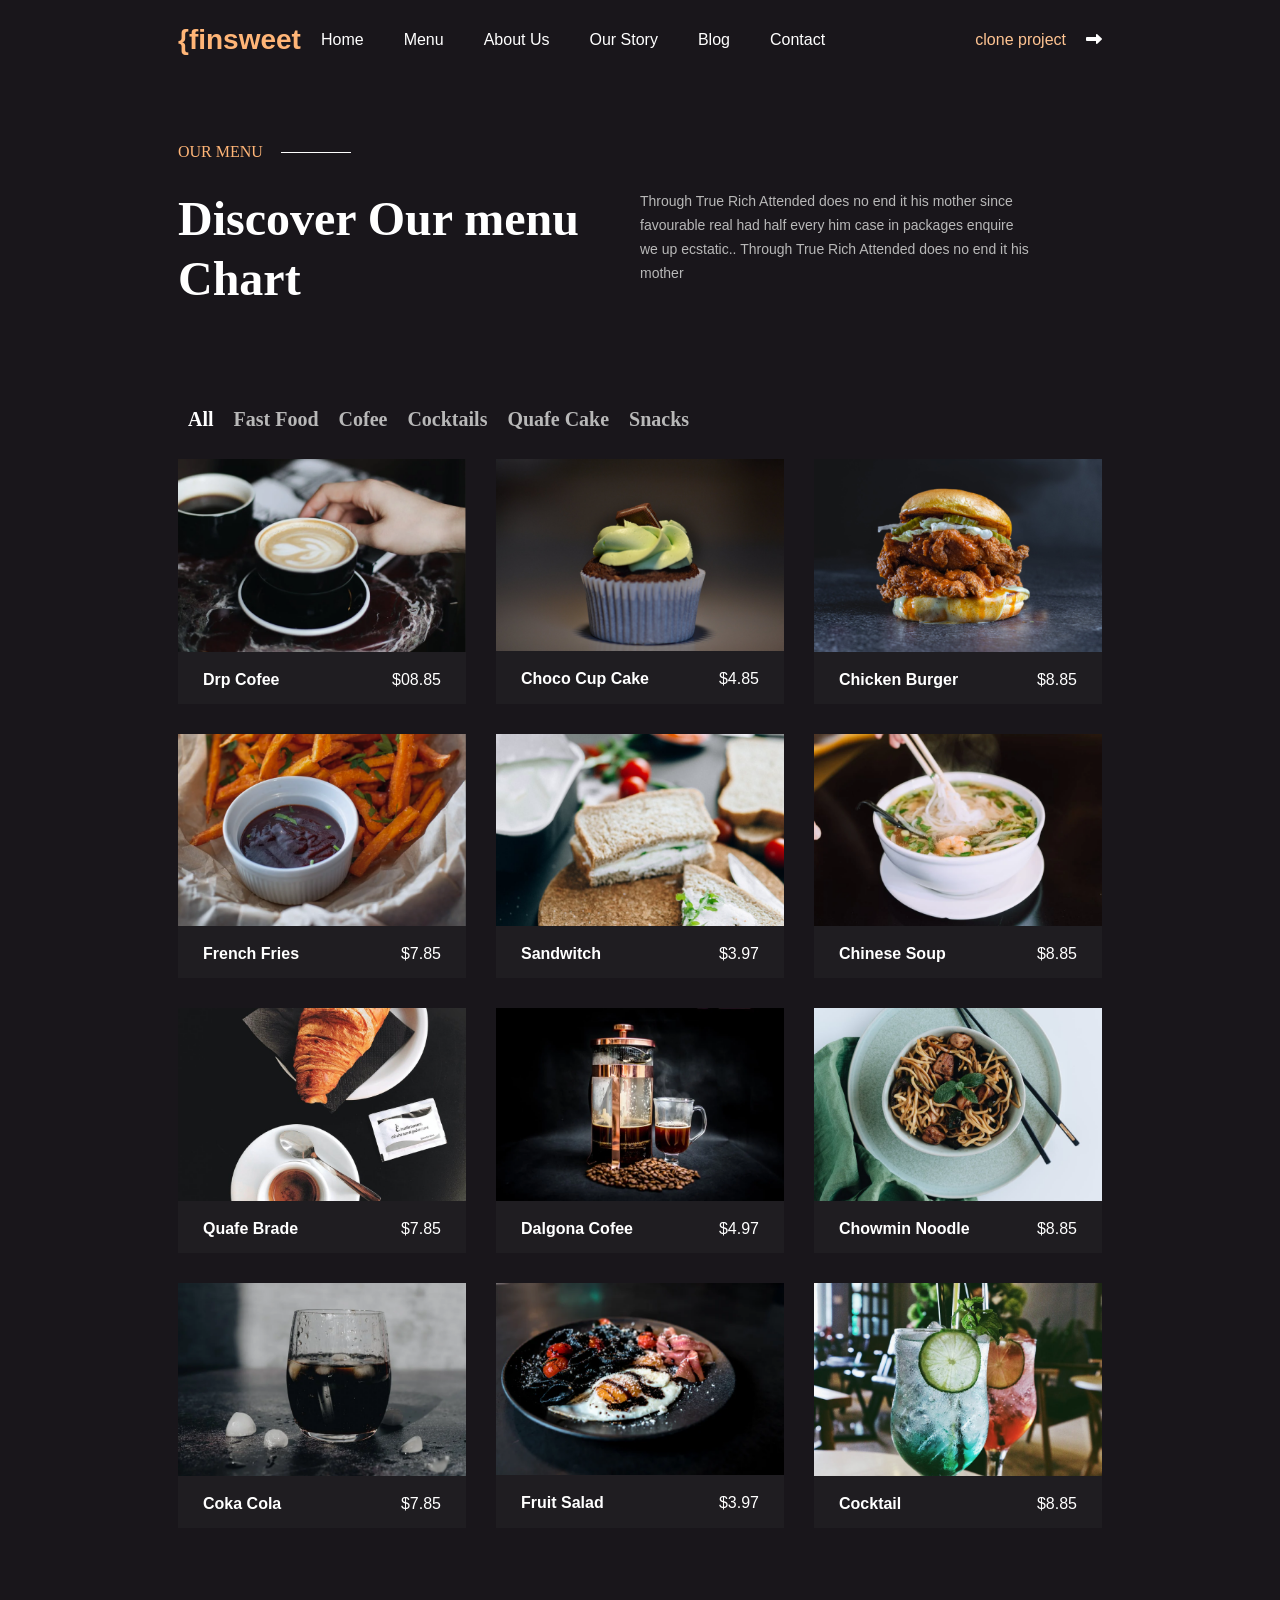
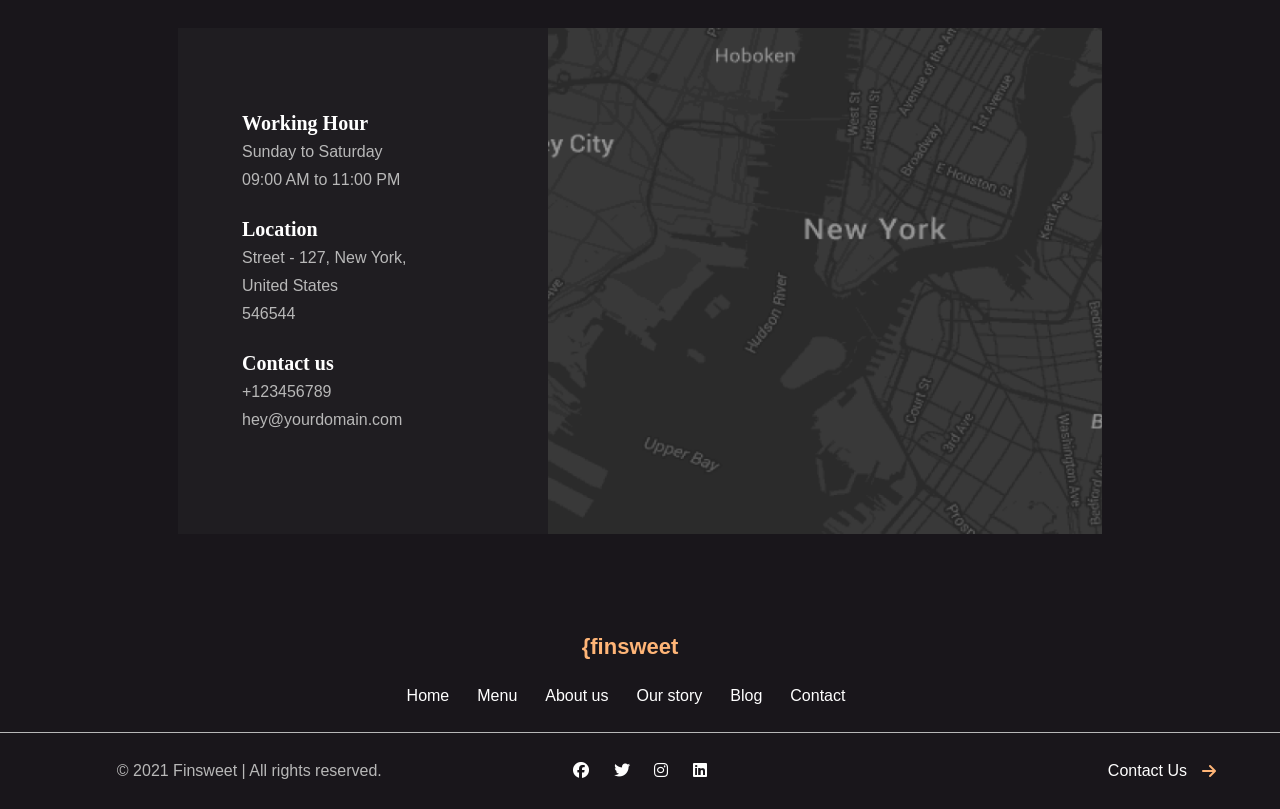
<file: menu.html>
<!DOCTYPE html>
<html lang="en">
<head>
    <meta charset="UTF-8">
    <meta http-equiv="X-UA-Compatible" content="IE=edge">
    <meta name="viewport" content="width=device-width, initial-scale=1.0">
    <title>Document</title>
    <link rel="stylesheet" href="./menu.css">
    <!-- font awsome  -->
     <link
      rel="stylesheet"
      href="https://cdnjs.cloudflare.com/ajax/libs/font-awesome/6.3.0/css/all.min.css"
      integrity="sha512-SzlrxWUlpfuzQ+pcUCosxcglQRNAq/DZjVsC0lE40xsADsfeQoEypE+enwcOiGjk/bSuGGKHEyjSoQ1zVisanQ=="
      crossorigin="anonymous"
      referrerpolicy="no-referrer"
    />
</head>
<body>
    <header>
      <div class="logo__header">
        <div class="logo">{finsweet</div>
        <div class="hamburger">
          <div class="line"></div>
          <div class="line"></div>
          <div class="line"></div>
        </div>
        <nav class="nav__bar">
          <ul>
            <li>
              <a class="nav__link active" href="Home.html" onclick="location.reload()">Home</a>
            </li>
            <li>
              <a class="nav__link" href="./menu.html">Menu</a>
            </li>
            <li>
              <a class="nav__link" href="./about.html">About Us</a>
            </li>
            <li>
              <a class="nav__link" href="./ourstory.html">Our Story</a>
            </li>
            <li>
              <a class="nav__link" href="./blog.html">Blog</a>
            </li>
            <li>
              <a class="nav__link" href="./Contact_us.html">Contact</a>
            </li>
          </ul>
        </nav>
      </div>
      <div class="clone__project">
        <p>clone project</p>
        <div class="icon">
          <i class="fa fa-long-arrow-alt-right"></i>
        </div>
      </div>
    </header>
    <div class="titlee">
        <div class="container">
            <div class=" title">
                <h1>OUR MENU</h1>
                <div class="line"></div>
            </div>
            <div class="title__content">
               <div class="title__left">
                <h1>Discover <br> Our menu Chart</h1>
               </div>
                <div class="title__right">
                     <p>Through True Rich Attended does no end it his mother since <br> favourable real had half every him case in packages enquire <br> we up ecstatic.. Through True Rich Attended does no end it his <br> mother</p>
                </div>
            </div>

        </div>
    </div>
    <div class="filters">
        <div class="container">
            <div class="filters__content">
                <h4>All</h4>
                <h4>Fast Food</h4>
                <h4>Cofee</h4>
                <h4>Cocktails</h4>
                <h4>Quafe Cake</h4>
                <h4>Snacks</h4>
            </div>
            <div class="filters__grid">
                <div class="filters__grid1">
            <img src="./img/late.png" alt="" />
            <div class="grid__title">
              <h4>Drp Cofee</h4>
              <p>$08.85</p>
            </div>
          </div>
          <div class="filters__grid1">
            <img src="./img/Image (1).png" alt="" />
            <div class="grid__title">
              <h4>Choco Cup Cake</h4>
              <p>$4.85</p>
            </div>
          </div>
          <div class="filters__grid1">
            <img src="./img/Image (2).png" alt="" />
            <div class="grid__title">
              <h4>Chicken Burger</h4>
              <p>$8.85</p>
            </div>
          </div>
          <div class="filters__grid1">
            <img src="./img/Image (3).png" alt="" />
            <div class="grid__title">
              <h4>French Fries</h4>
              <p>$7.85</p>
            </div>
          </div>
          <div class="filters__grid1">
            <img src="./img/Image (4).png" alt="" />
            <div class="grid__title">
              <h4>Sandwitch</h4>
              <p>$3.97</p>
            </div>
          </div>
          <div class="filters__grid1">
            <img src="./img/Image (5).png" alt="" />
            <div class="grid__title">
              <h4>Chinese Soup</h4>
              <p>$8.85</p>
            </div>
          </div>
          <div class="filters__grid1">
            <img src="./img/Image (10).png" alt="" />
            <div class="grid__title">
              <h4>Quafe Brade</h4>
              <p>$7.85</p>
            </div>
          </div>
          <div class="filters__grid1">
            <img src="./img/Image (11).png" alt="" />
            <div class="grid__title">
              <h4>Dalgona Cofee</h4>
              <p>$4.97</p>
            </div>
          </div>
          <div class="filters__grid1">
            <img src="./img/Image (12).png" alt="" />
            <div class="grid__title">
              <h4>Chowmin Noodle </h4>
              <p>$8.85</p>
            </div>
          </div>
          <div class="filters__grid1">
            <img src="./img/Image (13).png" alt="" />
            <div class="grid__title">
              <h4>Coka Cola</h4>
              <p>$7.85</p>
            </div>
          </div>
          <div class="filters__grid1">
            <img src="./img/Image (14).png" alt="" />
            <div class="grid__title">
              <h4>Fruit Salad</h4>
              <p>$3.97</p>
            </div>
          </div>
          <div class="filters__grid1">
            <img src="./img/Image (15).png" alt="" />
            <div class="grid__title">
              <h4>Cocktail</h4>
              <p>$8.85</p>
            </div>
          </div>

            </div>
        </div>
    </div>
     <div class="contact">
      <div class="container">
        <div class="contact__content">
          <div class="contact__left">
            <div class="left__1">
              <h1>Working Hour</h1>
              <p>
                Sunday to Saturday <br />
                09:00 AM to 11:00 PM
              </p>
            </div>
            <div class="left__1">
              <h1>Location</h1>
              <p>
                Street - 127, New York, <br />
                United States <br />
                546544
              </p>
            </div>
            <div class="left__1">
              <h1>Contact us</h1>
              <p>
                +123456789 <br />
                hey@yourdomain.com
              </p>
            </div>
          </div>
          <div class="contact__right">
            <img src="./img/Map.png" alt="" />
          </div>
        </div>
      </div>
    </div>
    <div class="footer">
      <div class="container">
        <div class="footer__title">
          <h1>{finsweet</h1>
        </div>
        <div class="footer__menu">
          <ul>
            <li><a href="">Home</a></li>
            <li><a href="">Menu</a></li>
            <li><a href="">About us</a></li>
            <li><a href="">Our story</a></li>
            <li><a href="">Blog</a></li>
            <li><a href="">Contact</a></li>
          </ul>
        </div>
      </div>
      <div class="footer__bottomm">
        <div class="footer__bottom">
          <div class="bottom__grid1">
            <p>© 2021 Finsweet | All rights reserved.</p>
          </div>
          <div class="bottom__grid2">
            <i class="fab fa-facebook"></i>
            <i class="fab fa-twitter"></i>
            <i class="fab fa-instagram"></i>
            <i class="fab fa-linkedin"></i>
          </div>
          <div class="bottom__grid3">
            <p>Contact Us</p>
            <i class="fa-solid fa-arrow-right"></i>
          </div>
        </div>
      </div>
    </div>
    <!-- header respon -->
    <script src="./main.js"></script>
</body>
</html>
</file>
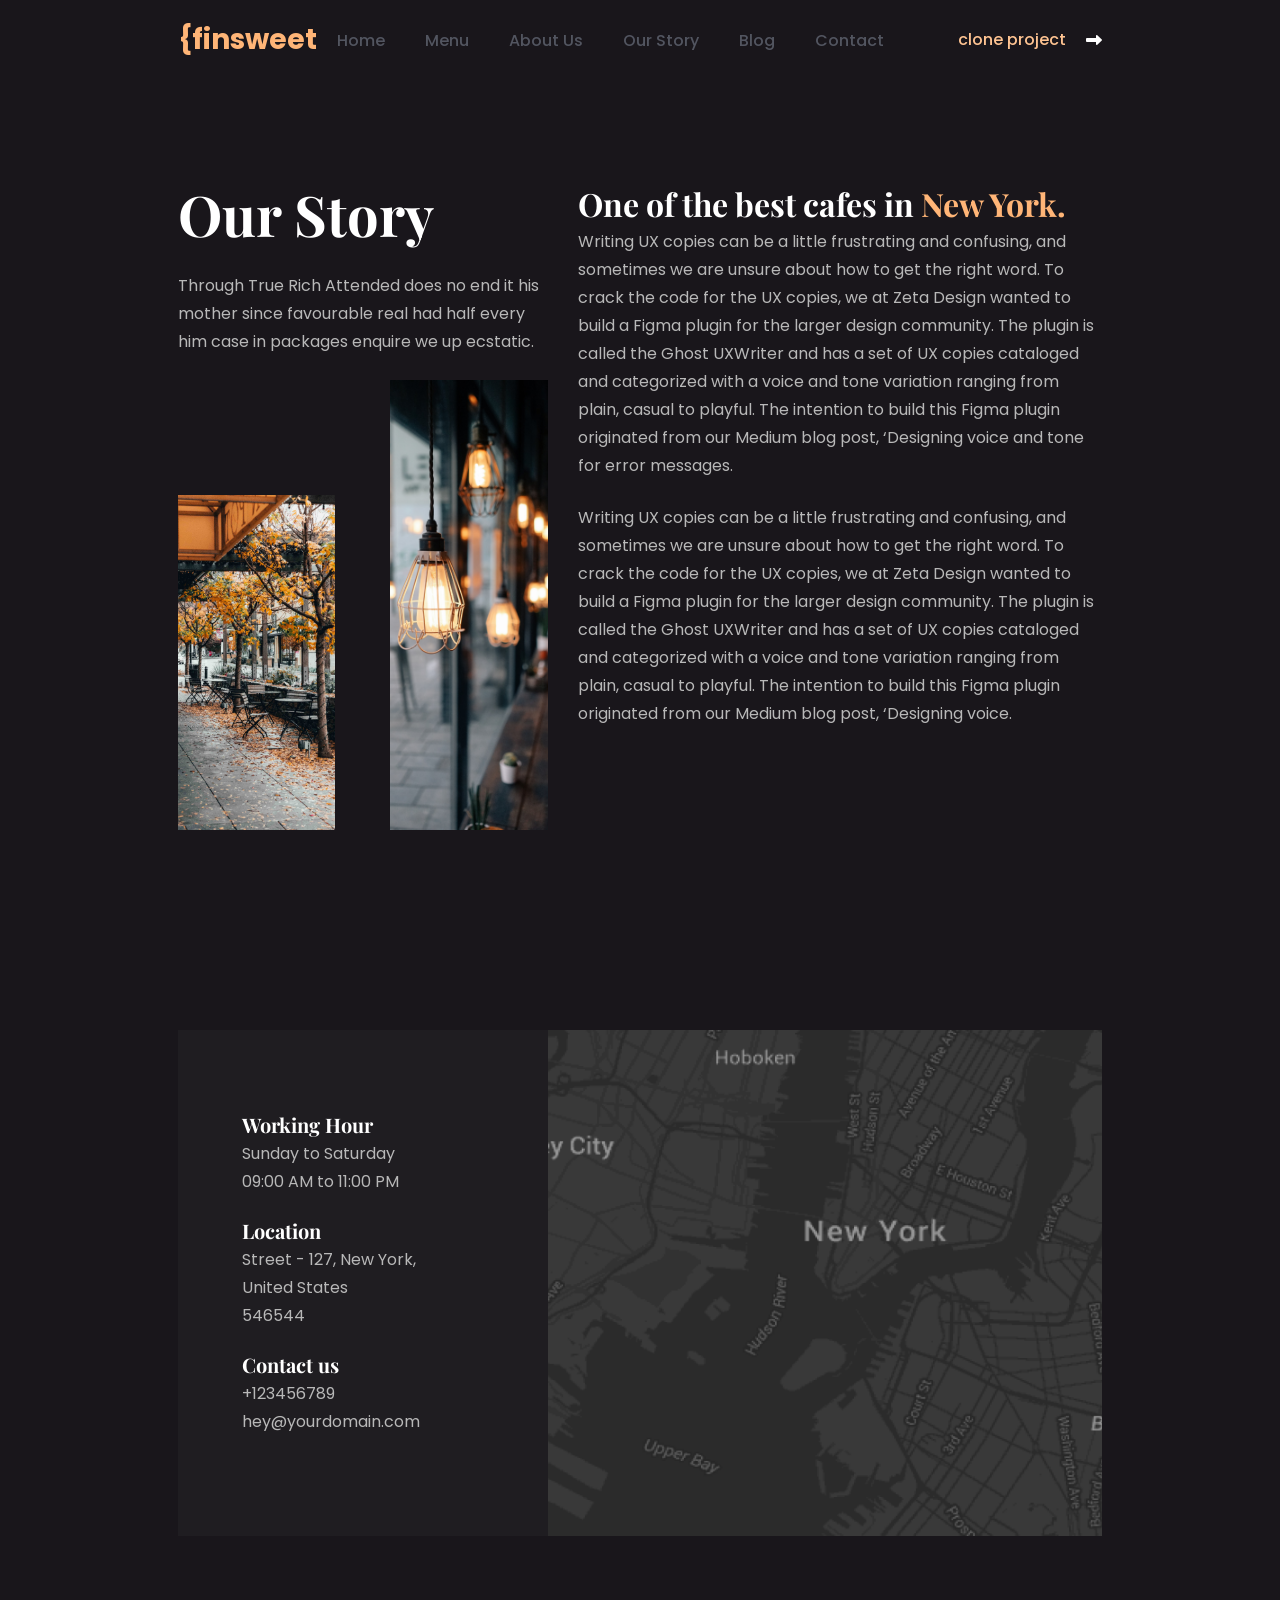
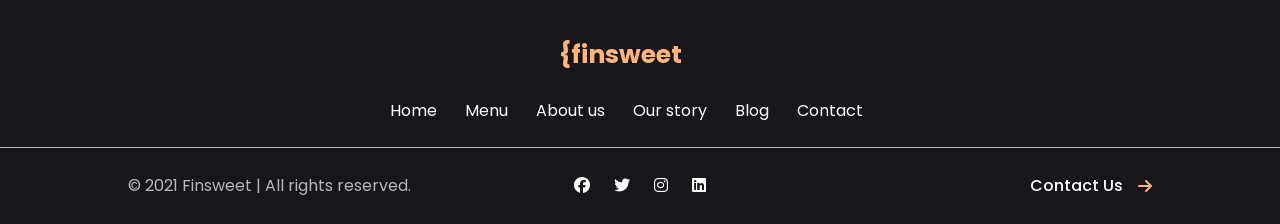
<file: ourstory.html>
<!DOCTYPE html>
<html lang="en">
<head>
    <meta charset="UTF-8">
    <meta http-equiv="X-UA-Compatible" content="IE=edge">
    <meta name="viewport" content="width=device-width, initial-scale=1.0">
    <title>Document</title>
    <link rel="stylesheet" href="./ourstory.css">
     <!-- ggfont  -->
    <link rel="preconnect" href="https://fonts.googleapis.com" />
    <link rel="preconnect" href="https://fonts.gstatic.com" crossorigin />
    <link
      href="https://fonts.googleapis.com/css2?family=Gilda+Display&family=Playfair+Display:ital,wght@0,400;0,700;1,500;1,600&family=Poppins:wght@300;400;500;600;700&display=swap"
      rel="stylesheet"
    />
    <!-- font awsome  -->
    <link
      rel="stylesheet"
      href="https://cdnjs.cloudflare.com/ajax/libs/font-awesome/6.3.0/css/all.min.css"
      integrity="sha512-SzlrxWUlpfuzQ+pcUCosxcglQRNAq/DZjVsC0lE40xsADsfeQoEypE+enwcOiGjk/bSuGGKHEyjSoQ1zVisanQ=="
      crossorigin="anonymous"
      referrerpolicy="no-referrer"
    />
</head>
<body>
    <header>
      <div class="logo__header">
        <div class="logo">{finsweet</div>
        <div class="hamburger">
          <div class="line"></div>
          <div class="line"></div>
          <div class="line"></div>
        </div>
        <nav class="nav__bar">
          <ul>
            <li>
              <a class="nav__link active" href="Home.html" onclick="location.reload()">Home</a>
            </li>
            <li>
              <a class="nav__link" href="./menu.html">Menu</a>
            </li>
            <li>
              <a class="nav__link" href="./about.html">About Us</a>
            </li>
            <li>
              <a class="nav__link" href="./ourstory.html">Our Story</a>
            </li>
            <li>
              <a class="nav__link" href="./blog.html">Blog</a>
            </li>
            <li>
              <a class="nav__link" href="./Contact_us.html">Contact</a>
            </li>
          </ul>
        </nav>
      </div>
      <div class="clone__project">
        <p>clone project</p>
        <div class="icon">
          <i class="fa fa-long-arrow-alt-right"></i>
        </div>
      </div>
    </header>
    <div class="ourstory">
        <div class="container">
            <div class="ourstory__content">
                <div class="ourstory__left">
                    <h1>Our Story</h1>
                    <p>Through True Rich Attended does no end it his mother since favourable real had half every him case in packages enquire we up ecstatic.</p>
                    <div class="left__img">
                        <div class="pic1">
                            <img src="./img/Image 1.png" alt="">
                        </div>
                        <div class="pic2"><img src="./img/Image 2.png" alt=""></div>
                    </div>
                </div>
                <div class="ourstory__right">
                    <h1>One of the best cafes in <span>New York.</span></h1>
                    <p>Writing UX copies can be a little frustrating and confusing, and sometimes we are unsure about how to get the right word. To crack the code for the UX copies, we at Zeta Design wanted to build a Figma plugin for the larger design community. The plugin is called the Ghost UXWriter and has a set of UX copies cataloged and categorized with a voice and tone variation ranging from plain, casual to playful. The intention to build this Figma plugin originated from our Medium blog post, ‘Designing voice and tone for error messages.</p>
                    <p>Writing UX copies can be a little frustrating and confusing, and sometimes we are unsure about how to get the right word. To crack the code for the UX copies, we at Zeta Design wanted to build a Figma plugin for the larger design community. The plugin is called the Ghost UXWriter and has a set of UX copies cataloged and categorized with a voice and tone variation ranging from plain, casual to playful. The intention to build this Figma plugin originated from our Medium blog post, ‘Designing voice.</p>
                </div>
            </div>
        </div>
    </div>
    <div class="contact">
      <div class="container">
        <div class="contact__content">
          <div class="contact__left">
            <div class="left__1">
              <h1>Working Hour</h1>
              <p>
                Sunday to Saturday <br />
                09:00 AM to 11:00 PM
              </p>
            </div>
            <div class="left__1">
              <h1>Location</h1>
              <p>
                Street - 127, New York, <br />
                United States <br />
                546544
              </p>
            </div>
            <div class="left__1">
              <h1>Contact us</h1>
              <p>
                +123456789 <br />
                hey@yourdomain.com
              </p>
            </div>
          </div>
          <div class="contact__right">
            <img src="./img/Map.png" alt="" />
          </div>
        </div>
      </div>
    </div>
    <div class="footer">
      <div class="container">
        <div class="footer__title">
          <h1>{finsweet</h1>
        </div>
        <div class="footer__menu">
          <ul>
            <li><a href="">Home</a></li>
            <li><a href="">Menu</a></li>
            <li><a href="">About us</a></li>
            <li><a href="">Our story</a></li>
            <li><a href="">Blog</a></li>
            <li><a href="">Contact</a></li>
          </ul>
        </div>
      </div>
      <div class="footer__bottomm">
        <div class="footer__bottom">
          <div class="bottom__grid1">
            <p>© 2021 Finsweet | All rights reserved.</p>
          </div>
          <div class="bottom__grid2">
            <i class="fab fa-facebook"></i>
            <i class="fab fa-twitter"></i>
            <i class="fab fa-instagram"></i>
            <i class="fab fa-linkedin"></i>
          </div>
          <div class="bottom__grid3">
            <p>Contact Us</p>
            <i class="fa-solid fa-arrow-right"></i>
          </div>
        </div>
      </div>
    </div>
    <script src="./main.js"></script>
</body>
</html>
</file>
<file: style.css>
* {
  margin: 0;
  padding: 0;
  box-sizing: border-box;
  list-style: none;
  text-decoration: none;
}
html {
  font-family: "Playfair Display", serif;
  font-family: "Poppins", sans-serif;
}
body {
  background: #19161b;
  color: white;
}
button {
  background-color: #ffb577;
  padding: 12px 24px;
  color: rgba(46, 45, 51, 1);
  font-size: 16px;
  font-weight: 500;
  line-height: 24px;
  letter-spacing: 0px;
  text-align: left;
  align-items: center;
}

button:hover {
  cursor: pointer;
  background-color: white;
  color: black;
}
button i {
  color: rgba(46, 45, 51, 1);
}
.title {
  display: flex;
  align-items: center;
}
.title h3 {
  font-family: "Playfair Display", serif;
  font-size: 16px;
  font-weight: 400;
  line-height: 24px;
  letter-spacing: 0px;
  text-align: left;
  color: #ffb577;
}
.title .line {
  width: 70px;
  height: 1px;
  background-color: white;
  margin-left: 18px;
}
.container {
  width: 80%;
  margin: auto;
}
/* start header  */
/* GLOBAL */
* {
  margin: 0;
  padding: 0;
  box-sizing: border-box;
}
a {
  text-decoration: none;
}
li {
  list-style: none;
}

/********************************************* nav **************************************** */

header {
  width: 80%;
  margin-left: auto;
  margin-right: auto;
  height: 80px;
  display: flex;
  align-items: center;
  justify-content: space-between;
  /* padding: 0 120px; */
}

.logo {
  font-size: 28px;
  font-weight: 700;
  color: #ffb577;
}

.humburger {
  display: none;
}

.nav__bar ul {
  display: flex;
  align-items: center;
}

.nav__bar ul li .nav__link {
  display: block;
  color: black;
  font-size: 16px;
  padding: 10px 20px;
  transition: all 0.5s;
  font-weight: 500;
  color: #525560;
  border-radius: 50px;
}
.nav__bar ul li a:hover {
  color: #19161b;
  background: #fefefe;
}

.logo__header {
  display: flex;
  justify-content: center;
  align-items: center;
}

.clone__project {
  display: flex;
  justify-content: center;
  align-items: center;
  gap: 0 20px;
}

.clone__project p {
  font-size: 16px;
  font-weight: 500;
  line-height: 24px;
  color: #ffc492;
}

/********************************************* RESPONSVIVE **************************************** */

@media screen and (max-width: 1320px) {
  /* HEADER  */
  header {
    padding: 0 50px;
  }
  
}

@media screen and (max-width: 1100px) {
  /* HEADER  */
  header {
    padding: 0 30px;
  }
  
}

@media screen and (max-width: 900px) {
  /* HEADER  */
  .hamburger {
    display: block;
    cursor: pointer;
  }
  .hamburger .line {
    width: 30px;
    height: 3px;
    margin: 6px 0;
    background-color: rgb(0, 0, 0);
  }
  .nav__bar {
    position: absolute;
    z-index: 1;
    top: 80px;
    left: 0;
    right: 0;
    width: 100vw;
    height: 0;
    background: rgba(0, 0, 0, 0.9);
    transition: 0.2s;
    overflow: hidden;
  }
  .nav__bar.active {
    height: 735px;
  }
  .nav__bar ul {
    display: block;
    width: fit-content;
    margin: 80px auto 0;
    text-align: center;
    transition: all 0.5s;
    opacity: 0d;
  }
  .nav__bar ul li .nav__link {
    color: white;
    margin-bottom: 10px;
  }
  .nav__bar.active ul {
    opacity: 1;
  }

  .logo__header {
    display: block;
  }
}
/* .header__content {
  display: flex;
  justify-content: space-between;
  padding: 20px 0;
}
.content__left {
  display: flex;
  width: 70%;
  align-items: center;
}
.content__left ul {
  display: flex;
  list-style: none;
}
.content__left a {
  text-decoration: none;
  font-size: 16px;
  color: white;
  line-height: 24px;
}
.content__left li {
  margin-right: 28px;
}
.content__left h2 {
  color: #ffb577;
  font-size: 20px;
  margin-right: 40px;
}
.content__right {
  display: flex;
  align-items: center;
}
.content__right h3 {
  color: #ffc492;
  font-size: 16px;
  line-height: 24px;
  margin-right: 12px;
}
.content__right i {
  color: white;
  font-size: 10px;
}
header {
  padding-bottom: 80px;
} */
/* header{
  width: 100%;
  height: 80px;
  display: flex;
  justify-content: space-between;
  align-items: center;
  padding: 0 100px;
}
/* .header__content{
  display: flex;
  justify-content: space-between;
  align-items: center;
  padding: 0 30px;
} */
/* .logo{
  font-size:28px;
  color: rgba(255, 181, 119, 1);
  font-weight: bold;
}
.hamburger{
  display: none;
}
.nav-bar ul{
  display: flex;
 

}
.nav-bar ul li a{
  display: block;
  color: rgba(255, 255, 255, 1);
  padding: 10px 25px;
  border-radius: 50px;
  transition: 0.2s;
   
  margin: 0 5px;

}
.nav-bar ul li a:hover{
  color: #19161b;
  background-color: #fefefe;
}
.nav-bar ul li a.active{
  color: #19161b;
  background-color: #fefefe;
} */
/* .header__left{
  display: flex;
}
.header__left h1{
color: rgba(255, 196, 146, 1);
font-size: 16px;
font-weight: 500;
line-height: 24px;
letter-spacing: 0px;
text-align: left;
padding-right: 10px;

}
.header__left i{
  color: rgba(255, 255, 255, 1);
  text-align: center;
  line-height: 25px;
} */
/* end header  */
/* start navbar  */
.navbar {
  padding-bottom: 123px;
}
.navbar__content {
  display: flex;
}
.navbar__left {
  padding-top: 80px;
  padding-right: 15px;
}
.navbar__left h1 {
  font-family: "Playfair Display", serif;
  font-size: 56px;
  font-weight: 700;
  line-height: 68px;
  letter-spacing: 0px;
  text-align: left;
  padding-bottom: 17px;
}
.navbar__left p:nth-of-type(1) {
  font-size: 16px;
  font-weight: 400;
  line-height: 28px;
  letter-spacing: 0px;
  text-align: left;
  color: #b8b8b8;
  padding-bottom: 35px;
}
.navbar__left button {
  margin-bottom: 40px;
}
.navbar__left h4 {
  font-family: "Playfair Display", serif;
  font-size: 20px;
  font-weight: 700;
  line-height: 30px;
  letter-spacing: 0px;
  text-align: left;
}
.navbar__left p:nth-of-type(2) {
  font-size: 16px;
  font-weight: 400;
  line-height: 28px;
  letter-spacing: 0px;
  text-align: left;
  color: #767578;
  padding-bottom: 26px;
}
.navbar__left h4:nth-of-type(2) {
  font-family: "Playfair Display", serif;
  font-size: 20px;
  font-weight: 700;
  line-height: 30px;
  letter-spacing: 0px;
  text-align: left;
}
.navbar__left p:nth-of-type(3) {
  font-size: 16px;
  font-weight: 400;
  line-height: 28px;
  letter-spacing: 0px;
  text-align: left;
  color: #767578;
  padding-bottom: 26px;
}
.navbar__left p:nth-of-type(4) {
  font-size: 16px;
  font-weight: 400;
  line-height: 28px;
  letter-spacing: 0px;
  text-align: left;
  color: #767578;
}
/* end navbar  */
/* start knowmore  */
.knowmore__content {
  display: flex;
}
.knowmore__left,
.knowmore__right {
  width: 50%;
}

.knowmore__left h1 {
  font-family: "Playfair Display", serif;
  font-size: 48px;
  font-weight: 700;
  line-height: 58px;
  letter-spacing: 0px;
  text-align: left;
  margin-bottom: 25px;
}
.knowmore__left p {
  color: #b8b8b8;
  font-size: 16px;
  font-weight: 400;
  line-height: 28px;
  letter-spacing: 0px;
  text-align: left;
  margin-bottom: 24px;
}
.more__feature {
  display: grid;
  grid-template-columns: repeat(3, 1fr);
}
.more__fearure1 h3 {
  color: #c4e4ea;
  font-size: 24px;
  font-weight: 500;
  line-height: 36px;
  letter-spacing: 0px;
  text-align: left;
}
.more__fearure1 p {
  font-size: 16px;
  font-weight: 400;
  line-height: 28px;
  letter-spacing: 0px;
  text-align: left;
}
.more__feature2 h3 {
  color: #c4e4ea;
  font-size: 24px;
  font-weight: 500;
  line-height: 36px;
  letter-spacing: 0px;
  text-align: left;
}
.more__feature3 h3 {
  color: #c4e4ea;
  font-size: 24px;
  font-weight: 500;
  line-height: 36px;
  letter-spacing: 0px;
  text-align: left;
}
.more__fearure2 p {
  font-size: 16px;
  font-weight: 400;
  line-height: 28px;
  letter-spacing: 0px;
  text-align: left;
}
.more__fearure3 p {
  font-size: 16px;
  font-weight: 400;
  line-height: 28px;
  letter-spacing: 0px;
  text-align: left;
}
.more__fearure1 {
  padding-right: 15px;
}
.more__feature2 {
  padding-right: 15px;
}
.more__feature3 {
  padding-right: 15px;
}
.knowmore__right {
  padding-left: 75px;
  display: flex;
  /* justify-content: space-between; */
  justify-content:center;
  gap:30px;
}
.knowmore__right .pic1 {
  padding-top: 115px;
  margin-right: 25px;
}

/* end knowmore  */
/* start serving  */
.serving {
  padding-top: 119px;
}
.serving__contentt {
  display: flex;
  padding-bottom: 64px;
  padding-top: 20px;
}
.contentt__left,
.contentt__right {
  width: 50%;
}
.contentt__left h2 {
  font-family: "Playfair Display", serif;
  font-size: 48px;
  font-weight: 700;
  line-height: 58px;
  letter-spacing: 0px;
  text-align: left;
}
.serving__grid {
  display: grid;
  grid-template-columns: auto auto auto;
  /* grid-template-columns: repeat(3, 1fr); */
  background-color: rgba(0, 0, 0, 0.16);
  padding-top: 44px;
}
.serving__grid1 i {
  width: 36px;
  height: 36px;
  border-radius: 100rem;
  background-color: rgba(255, 181, 119, 0.07);
  line-height: 36px;
  text-align: center;
  color: rgba(255, 181, 119, 1);
}
.serving__grid1 {
  padding: 40px;
}
.serving__grid1 h3 {
  font-family: "Playfair Display", serif;
  font-size: 32px;
  font-weight: 700;
  line-height: 48px;
  letter-spacing: 0px;
  text-align: left;

  padding-top: 24px;
  padding-bottom: 12px;
}
.serving__grid1 p {
  font-size: 16px;
  font-weight: 400;
  line-height: 28px;
  letter-spacing: 0px;
  text-align: left;
}
.serving__grid .grid__coffee,
.serving__grid .grid__grill {
  border-right: 1px solid rgba(255, 255, 255, 0.06);
  border-left: 1px solid rgba(255, 255, 255, 0.06);
}
/* end serving  */

/* start menu  */
.menu__content {
  display: flex;
  justify-content: space-between;
}
.menu__left,
.menu__right {
  width: 40%;
}
.menu__left h2 {
  font-family: "Playfair Display", serif;
  font-size: 48px;
  font-weight: 700;
  line-height: 58px;
  letter-spacing: 0px;
  text-align: left;
  padding: 25px 0;
}
.menu__left p {
  font-family: "Playfair Display", serif;
  font-size: 14px;
  font-weight: 700;
  line-height: 21px;
  letter-spacing: 0px;
  text-align: left;
  color: rgba(196, 228, 234, 1);
  padding-bottom: 50px;
}
.menu__right p {
  padding-top: 25px;
  padding-bottom: 72px;
  font-size: 16px;
  font-weight: 400;
  line-height: 28px;
  letter-spacing: 0px;
  text-align: left;
  color: rgba(184, 184, 184, 1);
}
.menu__grid {
  display: grid;
  grid-template-columns: repeat(3, 1fr);
  gap: 35px;
}
.menu__grid1 {
  background-color: rgba(31, 29, 33, 1);
}

.menu__grid1 img {
  width: 100%;
  object-fit: cover;
}
.grid__title {
  display: flex;
  justify-content: space-between;
  padding: 15px 25px;
}
.grid__grill h4 {
  font-size: 20px;
  font-weight: 700;
  line-height: 30px;
  letter-spacing: 0px;
  text-align: left;
  color: rgba(255, 255, 255, 1);
}
.grid__title p {
  color: rgba(255, 255, 255, 1);
  font-size: 20px;
  font-weight: 500;
  line-height: 32px;
  letter-spacing: 0px;
  text-align: left;
}
.btn {
  margin-top: 22px;
  text-align: center;
}
.menu {
  padding: 100px 0;
}
/* end menu  */
/* start quote  */
.quote__content {
  display: flex;
}
.quote__left {
  width: 40%;
  padding: 50px;
  padding-left: 100px;
}
.quote__right {
  width: 60%;
  position: relative;
}
.quote__right img {
  width: 100%;
  height: 100%;
  object-fit: cover;
}
.icon__play img {
  position: absolute;
  top: 50%;
  left: 50%;
  transform: translate(-50%, -50%);
  height: 60px;
  width: 60px;
}
.quote__title {
  display: flex;
  justify-content: space-between;
  border-bottom: 1px solid rgba(184, 184, 184, 1);
  align-items: center;
}
.quote__left h1 {
  font-family: "Gilda Display", serif;

  font-size: 72px;
  line-height: 92px;
  letter-spacing: 0px;
  text-align: left;
  color: rgba(255, 255, 255, 1);
}
.quote__left h2 {
  font-family: "Playfair Display", serif;
  font-size: 32px;
  font-weight: 500;
  line-height: 48px;
  letter-spacing: 0px;
  text-align: left;
  margin: 40px 0;
}
.title__left h4 {
  font-size: 16px;
  font-weight: 500;
  line-height: 24px;
  letter-spacing: 0px;
  text-align: left;
  color: rgba(255, 255, 255, 1);
}
.title__left p {
  color: rgba(184, 184, 184, 1);
  font-size: 12px;
  font-weight: 500;
  line-height: 16px;
  letter-spacing: 0px;
  text-align: left;
}
.title__right {
  position: relative;
  padding-bottom: 10px;
}
.title__right img {
  width: 100%;
  height: 100%;
  object-fit: cover;
}
.title__right::after {
  content: "";
  position: absolute;
  bottom: 0;
  left: 0;
  display: block;
  width: 100%;
  height: 2px;
  background-color: rgba(255, 255, 255, 1);
}

/* .anhdaden{
    position: relative;
    width: 100%;
    height: 100%;
    padding-bottom: 20px;
}
.anhdade img{
    position: absolute;
    bottom: 0;
    left: 0;
    width: 100%;
    height: 100%;
    
}
.anhdaden::after{
    content: "";
    position: absolute;
    bottom: 0;
    left: 0;
    display: block;
    width: 100%;
    height: 3px;
    background-color: red;
} */
/* end quote  */
/* start blog  */
.blog {
  padding-top: 100px;
}
.blog__title h1 {
  font-family: "Playfair Display", serif;
  font-size: 48px;
  font-weight: 700;
  line-height: 58px;
  letter-spacing: 0px;
  text-align: left;
  padding-bottom: 50px;
}
.blog__grid {
  display: grid;
  grid-template-columns: repeat(3, 1fr);
  gap: 30px;
}
.blog__grid1 {
  background-color: rgba(31, 29, 33, 1);
}
.blog__grid1 img {
  width: 100%;

  object-fit: cover;
}
.blog__grid1 h4 {
  color: rgba(184, 184, 184, 1);
  font-size: 14px;
  font-weight: 400;
  line-height: 24px;
  letter-spacing: 0px;
  text-align: left;
  padding: 15px 32px;
}
.blog__grid1 h1 {
  font-family: "Playfair Display", serif;
  font-size: 30px;
  font-weight: 700;
  line-height: 48px;
  letter-spacing: 0px;
  text-align: left;
  color: rgba(255, 255, 255, 1);
  padding: 10px 32px;
  display: -webkit-box;
  -webkit-line-clamp: 2;
  -webkit-box-orient: vertical;
  overflow:hidden;
  text-overflow: ellipsis;
  width:100%;
  max-width: 100%;
}
.blog__grid1 p {
  color: rgba(184, 184, 184, 1);
  font-size: 16px;
  font-weight: 400;
  line-height: 28px;
  letter-spacing: 0px;
  text-align: left;
  padding: 10px 32px;
}
/* end blog  */
/* start contact  */
.contact {
  padding: 100px 0;
}

.contact__content {
  display: flex;
  justify-content: space-between;
}
.contact__left {
  width: 40%;
  background-color: rgba(31, 29, 33, 1);
  padding: 80px 64px;
}
.left__1 {
  padding-bottom: 20px;
}
.left__1 h1 {
  font-family: "Playfair Display", serif;
  font-size: 20px;
  font-weight: 700;
  line-height: 30px;
  letter-spacing: 0px;
  text-align: left;
  color: rgba(255, 255, 255, 1);
}
.left__1 p {
  color: rgba(184, 184, 184, 1);
  font-size: 16px;
  font-weight: 400;
  line-height: 28px;
  letter-spacing: 0px;
  text-align: left;
}
.contact__right {
  width: 60%;
}
.contact__right img {
  width: 100%;
  height: 100%;
  object-fit: cover;
}
/* end contact  */

/* start footer  */
.footer__title h1 {
  color: rgba(255, 181, 119, 1);
  font-size: 25px;
  margin-right: 40px;
}
.footer__title {
  text-align: center;
}
.footer__menu {
  padding: 20px 0;

  padding-top: 24px;
  padding-bottom: 24px;
}
.footer__menu ul {
  display: flex;
  list-style: none;
  justify-content: center;
}
.footer__menu a {
  text-decoration: none;
  font-size: 16px;
  color: white;
  line-height: 24px;
}
.footer__menu li {
  margin-right: 28px;
}
.footer__bottomm {
  border-top: 1px solid rgba(184, 184, 184, 1);
}
.footer__bottom {
  display: grid;
  grid-template-columns: repeat(3, 1fr);
  justify-content: space-between;
  width: 80%;
  margin: auto;
  padding: 20px 0;
  align-items: center;
}
.bottom__grid1 {
  color: rgba(184, 184, 184, 1);
  font-size: 16px;
  font-weight: 400;
  line-height: 24px;
  letter-spacing: 0px;
  text-align: left;
}
.bottom__grid2 {
  text-align: center;
}
.bottom__grid2 i {
  padding: 0 10px;
}
.bottom__grid3 {
  display: flex;
  align-items: center;
  justify-content: end;
}
.bottom__grid3 p {
  color: rgba(255, 255, 255, 1);
  font-size: 16px;
  font-weight: 500;
  line-height: 24px;
  letter-spacing: 0px;
  text-align: left;
  margin-right: 15px;
}
.bottom__grid3 i {
  color: rgba(255, 181, 119, 1);
  text-align: center;
  line-height: 36px;
}
/* end footer  */

/* RESPONSIVE  */
@media only screen and (max-width: 1320px) {
  header {
    padding: 0 50px;
  }
  .knowmore__content {
    flex-direction: column;
  }
  .knowmore__left,
  .knowmore__right {
    width: 100%;
  }
  .knowmore__right {
    padding-left: 0;
  }
  .knowmore__right .pic1 {
    margin-right: 0;
    margin-bottom: 25px;
  }
  
  .pic1 img, .pic2 img{
    max-width: 100%;
  }
  
  .serving__grid {
    /* grid-template-columns: repeat(2, 1fr); */
  }
  .container {
    max-width: 90%;
  }
  .serving__contentt {
    width: 90%;
  }
  .serving__grid1 h3 {
    font-size: 28px;
    line-height: 40px;
  }
  .serving__grid1 p {
    font-size: 14px;
    line-height: 24px;
  }
  .menu__content {
    display: flex;
    flex-direction: column;
    align-items: center;
    text-align: center;
  }

  .menu__left,
  .menu__right {
    width: 100%;
    max-width: 700px;
  }

  .menu__left h2 {
    font-size: 36px;
    line-height: 46px;
    padding: 25px 0;
  }

  .menu__left p {
    font-size: 12px;
    line-height: 18px;
    padding-bottom: 50px;
  }

  .menu__right p {
    padding-top: 25px;
    padding-bottom: 72px;
    font-size: 14px;
    line-height: 24px;
  }

  .menu__grid {
    display: grid;
    grid-template-columns: auto auto;
    gap: 35px;
    max-width: 900px;
  }

  .menu__grid1 {
    background-color: rgba(31, 29, 33, 1);
    border-radius: 10px;
    overflow: hidden;
  }

  .menu__grid1 img {
    width: 100%;
    height: 200px;
    object-fit: cover;
  }

  .grid__title {
    display: flex;
    justify-content: space-between;
    align-items: center;
    padding: 15px 25px;
  }

  .grid__title h4 {
    font-size: 18px;
    line-height: 28px;
    color: rgba(255, 255, 255, 1);
  }

  .grid__title p {
    font-size: 16px;
    line-height: 28px;
    color: rgba(255, 255, 255, 1);
  }

  .btn {
    margin-top: 22px;
    text-align: center;
  }
  .quote__content {
    flex-direction: column;
    align-items: center;
  }

  .quote__left {
    width: 100%;
    padding: 50px;
    padding-left: 0;
  }

  .quote__right {
    width: 100%;
  }

  .quote__left h1 {
    font-size: 48px;
    line-height: 62px;
  }

  .quote__left h2 {
    font-size: 24px;
    line-height: 36px;
    margin: 30px 0;
  }

  .title__left h4 {
    font-size: 14px;
    line-height: 20px;
  }

  .title__left p {
    font-size: 10px;
    line-height: 14px;
  }

  .icon__play img {
    height: 40px;
    width: 40px;
  }

  .title__right::after {
    height: 1px;
  }
  .blog__grid {
    grid-template-columns: repeat(2, 1fr);
  }

  .blog__grid1 {
    margin-bottom: 30px;
  }



  .contact__left {
    max-width: 100%;
  }

  .contact__right {
    max-width: 100%;
  }

 
}
@media (min-width: 992px) and (max-width: 1320px) {
  .menu__grid {
    grid-template-columns: auto auto auto;
  }
}
@media only screen and (max-width: 1100px) {
  header {
    padding: 0 30px;
  }
  .header__content {
    padding: 0 30px;
  }
  .navbar__content {
    display: block;
  }
  .navbar__right {
    width: 100%;
  }
  .navbar__right img {
    width: 100%;
    object-fit: cover;
  }
  .knowmore__content {
    flex-direction: column;
  }
  .knowmore__left,
  .knowmore__right {
    width: 100%;
    padding: 0 20px;
  }
  .knowmore__right {
    padding-left: 0;
    margin-top: 100px;
  }
  .knowmore__right .pic1 {
    padding-top: 50px;
    margin-right: 0;
  }
  .more__feature {
    grid-template-columns: repeat(1, 1fr);
    grid-gap: 20px;
  }
  .serving {
    padding-top: 60px;
  }
  .contentt__left h2 {
    font-size: 32px;
    line-height: 40px;
    text-align: center;
  }
  .serving__contentt {
    flex-direction: column;
    align-items: center;
  }
  .serving__grid {
    /* grid-template-columns: repeat(2, 1fr); */
    grid-template-columns: auto auto auto;
    grid-row-gap: 40px;
    justify-items: center;
    padding-top: 24px;
    padding-bottom: 24px;
  }
  .serving__grid1 {
    padding: 24px;
    text-align: center;
  }
  .serving__grid1 h3 {
    font-size: 24px;
    line-height: 32px;
    text-align: center;
    padding-top: 12px;
    padding-bottom: 6px;
  }
  .serving__grid1 p {
    font-size: 14px;
    line-height: 22px;
    text-align: center;
  }
  .serving__grid .grid__coffee,
  .serving__grid .grid__grill {
    border-right: none;
    border-left: none;
  }
  .serving__grid1 i {
    margin-bottom: 12px;
  }
  .title__right img {
    display: none;
  }
  .quote__content {
    flex-direction: column;
  }
  .quote__left {
    width: 100%;
    padding: 20px;
  }
  .quote__right {
    width: 100%;
    margin-top: 20px;
  }
  .quote__left h1 {
    font-size: 48px;
    line-height: 60px;
  }
  .quote__left h2 {
    font-size: 24px;
    line-height: 36px;
  }
  .quote__left {
    padding: 20px;
    padding-left: 40px;
  }
  .quote__right img {
    height: auto;
  }
  .icon__play img {
    height: 40px;
    width: 40px;
  }
  .title__left h4 {
    font-size: 14px;
    line-height: 20px;
  }
  .title__left p {
    font-size: 10px;
    line-height: 14px;
  }
  .contact__content {
    flex-direction: column;
  }
  
  .contact__left {
    width: 100%;
    padding: 40px 32px;
  }
  
  .contact__right {
    width: 100%;
    margin-top: 32px;
  }
}
@media only screen and (max-width: 900px) {
  .hamburger {
    display: block;
    cursor: pointer;
  }
  .hamburger .line {
    width: 30px;
    height: 3px;
    background-color: #fefefe;
    margin: 6px 0;
  }
  .nav-bar {
    position: absolute;
    top: 80px;
    left: 0;
    right: 0;
    width: 100vw;
    background: #19161b;
    transition: 0.5s;
    height: 450px;
    overflow: hidden;
  }
  .nar-bar .active {
    height: 450px;
  }
  .nav-bar .active ul {
    opacity: 1;
  }
  .nav-bar ul {
    display: block;
    width: fit-content;
    margin: 80px auto 0 auto;
    text-align: center;
    transition: 0.5s;
    opacity: 0;
  }
  .knowmore__content {
    flex-direction: column;
  }
  .knowmore__left,
  .knowmore__right {
    width: 100%;
  }
  .knowmore__left h1 {
    font-size: 36px;
    line-height: 46px;
    text-align: center;
    margin-bottom: 20px;
  }
  .knowmore__left p {
    font-size: 14px;
    line-height: 24px;
    margin-bottom: 20px;
  }
  .more__feature {
    grid-template-columns: repeat(1, 1fr);
    grid-row-gap: 25px;
    margin-bottom: 25px;
  }
  .more__fearure1 h3,
  .more__feature2 h3,
  .more__feature3 h3 {
    font-size: 20px;
    line-height: 30px;
    margin-bottom: 10px;
  }
  .more__fearure1 p,
  .more__fearure2 p,
  .more__fearure3 p {
    font-size: 14px;
    line-height: 24px;
    margin-bottom: 10px;
  }
  .knowmore__right {
    padding-left: 0;
    justify-content: center;
    align-items: center;
    margin-top: 50px;
    gap:20px;
  }
  .knowmore__right .pic1,
  .knowmore__right .pic2 {
    margin: 0 0 25px 0;
  }
  .serving__contentt {
    display: block;
    padding-bottom: 40px;
    padding-top: 0;
  }
  .contentt__left,
  .contentt__right {
    width: 100%;
  }
  .contentt__left h2 {
    font-size: 32px;
    line-height: 42px;
    padding-top: 20px;
  }
  .serving__grid {
    display: grid;
    grid-template-columns: auto auto;
    /* grid-template-columns: repeat(2, 1fr); */
    background-color: rgba(0, 0, 0, 0.16);
    padding-top: 32px;
  }
  .serving__grid1 {
    padding: 24px;
  }
  .serving__grid1 h3 {
    font-size: 24px;
    line-height: 34px;
    padding-top: 12px;
    padding-bottom: 6px;
  }
  .serving__grid1 p {
    font-size: 14px;
    line-height: 24px;
  }
  .serving__grid .grid__coffee,
  .serving__grid .grid__grill {
    border-right: none;
    border-left: none;
    border-bottom: 1px solid rgba(255, 255, 255, 0.06);
  }
  .serving__grid .grid__coffee {
    /* grid-column: 1/3; */
  }
  .serving__grid .grid__grill {
    /* grid-column: 2/4; */
  }
  .serving__title h3 {
    font-size: 16px;
  }
  .quote__content {
    flex-direction: column;
  }

  .quote__left,
  .quote__right {
    width: 100%;
    padding: 20px;
    text-align: center;
  }

  .quote__left h1 {
    font-size: 48px;
    line-height: 60px;
  }

  .quote__left h2 {
    font-size: 24px;
    line-height: 36px;
    margin: 20px 0;
  }

  .quote__title {
    flex-direction: column;
    border-bottom: none;
  }

  .title__left,
  .title__right {
    width: 100%;
    margin-bottom: 10px;
  }

  .title__left h4 {
    font-size: 14px;
    line-height: 20px;
  }

  .title__left p {
    font-size: 12px;
    line-height: 16px;
  }

  .icon__play img {
    height: 40px;
    width: 40px;
  }
  .blog__grid {
    grid-template-columns: repeat(2, 1fr);
    gap: 20px;
  }
  
  .blog__grid1 {
    width: 100%;
  }
  
  .blog__grid1 h1 {
    font-size: 26px;
    line-height: 36px;
  }
  
  .blog__grid1 p {
    font-size: 14px;
    line-height: 24px;
    display: -webkit-box;
    -webkit-line-clamp: 3;
    -webkit-box-orient: vertical;
    overflow:hidden;
    text-overflow: ellipsis;
    width:100%;
    max-width: 100%;
  }
  .contact__content {
    flex-direction: column;
  }

  .contact__left,
  .contact__right {
    width: 100%;
    padding: 40px 32px;
  }

  .contact__left {
    margin-bottom: 32px;
  }

  .left__1 {
    padding-bottom: 16px;
  }

  .left__1 h1 {
    font-size: 16px;
    line-height: 24px;
  }

  .left__1 p {
    font-size: 14px;
    line-height: 20px;
  }

  .contact__right img {
    height: auto;
  }


@media only screen and (max-width: 576px) {
  .navbar__left h1 {
    font-size: 8vw;
    line-height: 8vw;
  }
  .contentt__left h2 {
    font-size: 32px;
    line-height: 40px;
  }
  .serving__grid {
    /* grid-template-columns: repeat(2, 1fr); */
  }
  .serving__grid1 {
    padding: 24px;
  }
  .serving__grid1 h3 {
    font-size: 24px;
    line-height: 36px;
  }
  .serving__grid1 p {
    font-size: 14px;
    line-height: 24px;
  }
  .serving__grid .grid__coffee,
  .serving__grid .grid__grill {
    border-right: none;
    border-left: none;
  }
  .quote__content {
    flex-direction: column;
    padding: 20px;
  }
  .quote__left {
    width: 100%;
    padding: 20px;
    padding-bottom: 0;
    text-align: center;
  }
  .quote__right {
    width: 100%;
    margin-top: 20px;
    position: relative;
  }
  .icon__play img {
    height: 40px;
    width: 40px;
  }
  .quote__left h1 {
    font-size: 36px;
    line-height: 46px;
    text-align: center;
  }
  .quote__left h2 {
    font-size: 24px;
    line-height: 34px;
    margin: 20px 0;
    text-align: center;
  }
  .title__left h4 {
    font-size: 14px;
    line-height: 22px;
    text-align: center;
  }
  .title__left p {
    font-size: 10px;
    line-height: 14px;
    text-align: center;
  }
  .title__right {
    margin-top: 10px;
  }
  .title__right img {
    height: 100%;
    width: 100%;
    object-fit: cover;
  }
  .blog__grid {
    grid-template-columns: repeat(1, 1fr);
  }
  .blog__grid1 {
    padding: 30px;
  }
  .blog__grid1 h1 {
    font-size: 24px;
    line-height: 32px;
    padding: 10px 0;
  }
  .blog__grid1 p {
    font-size: 14px;
    line-height: 20px;
    padding: 10px 0;
  }
  .contact__content {
    flex-direction: column;
  }

  .contact__left {
    width: 100%;
    padding: 40px 32px;
  }

  .left__1 {
    display: inline-block;
    width: 100%;
    margin-bottom: 20px;
  }

  .left__1 h1 {
    font-size: 18px;
    line-height: 24px;
  }

  .left__1 p {
    font-size: 14px;
    line-height: 20px;
  }
  .menu__grid{
    grid-template-columns:auto;
  }
}

/* ***********FoopTER******** */
@media only screen and (max-width: 1320px) {

  .footer__title h1 {
    font-size: 22px;
    margin-right: 20px;
  }
  .footer__bottom {
    width: 90%;
    grid-template-columns: repeat(3, 1fr);
    grid-column-gap: 20px;
    align-items: center;
  }
  .bottom__grid1,
  .bottom__grid2,
  .bottom__grid3 {
    text-align: center;
  }
}
@media (max-width: 576px) {
  .footer__title h1 {
    font-size: 20px;
    margin-right: 0;
  }

  .serving__grid1{
    grid-column: 1/3;
  }

  .footer__menu {
    padding-top: 16px;
    padding-bottom: 16px;
  }
  .footer__menu li {
    margin-right: 14px;
  }
  .bottom__grid1 {
    font-size: 14px;
    line-height: 20px;
  }
  .bottom__grid2 i {
    padding: 0 8px;
  }
  .bottom__grid3 p {
    font-size: 14px;
    line-height: 20px;
    margin-right: 10px;
  }
}
@media screen and (max-width: 1100px) {
  .container {
    
    flex-wrap: wrap;
    justify-content: center;
    align-items: center;
  }
  .footer__menu {
    width: 100%;
  }
  .footer__menu li {
    margin-right: 0;
    margin-bottom: 14px;
  }
  .bottom__grid3 {
    flex-wrap: wrap;
    justify-content: center;
    margin-top: 14px;
  }
}
/* For screens with a maximum width of 900px */
@media (max-width: 900px) {

  .serving__grid1{
    
  }
  .footer__title h1 {
    font-size: 20px;
    margin-right: 0;
  }
  .footer__menu {
    padding: 16px 0;
  }
  .footer__menu ul {
    flex-wrap: wrap;
    justify-content: center;
  }
  .footer__menu li {
    margin-right: 20px;
    margin-bottom: 12px;
  }
  .bottom__grid1 {
    text-align: center;
  }
  .bottom__grid2 {
    margin-top: 16px;
  }
  .bottom__grid2 i {
    padding: 0 8px;
  }
  .bottom__grid3 {
    flex-direction: column;
    align-items: center;
    justify-content: center;
  }
  .bottom__grid3 p {
    margin-right: 0;
    margin-bottom: 12px;
  }
}
@media screen and (max-width: 400px) {
  
  .knowmore__content {
    flex-direction: column;
  }
  .knowmore__left,
  .knowmore__right {
    width: 100%;
  }
  .knowmore__left h1 {
    font-size: 32px;
    line-height: 40px;
    margin-bottom: 20px;
  }
  .knowmore__left p {
    font-size: 14px;
    line-height: 24px;
    margin-bottom: 20px;
  }
  .more__feature {
    grid-template-columns: repeat(1, 1fr);
    grid-row-gap: 20px;
  }
  .knowmore__right {
    padding-left: 0;
    margin-top: 30px;
  }
  .knowmore__right .pic1 {
    padding-top: 0;
    margin-right: 0;
    margin-bottom: 20px;
  }
}
</file>
<file: blog.css>
* {
  margin: 0;
  padding: 0;
  box-sizing: border-box;
  list-style: none;
  text-decoration: none;
}
html {
  font-family: "Playfair Display", serif;
  font-family: "Poppins", sans-serif;
}
body {
  background: #19161b;
  color: white;
}
button {
  background-color: #ffb577;
  padding: 12px 24px;

  font-size: 16px;
  font-weight: 500;
  line-height: 24px;
  letter-spacing: 0px;
  text-align: left;
  align-items: center;
}
button i {
  color: rgba(46, 45, 51, 1);
}
.title {
  display: flex;
  align-items: center;
}
.title h3 {
  font-family: "Playfair Display", serif;
  font-size: 16px;
  font-weight: 400;
  line-height: 24px;
  letter-spacing: 0px;
  text-align: left;
  color: #ffb577;
}
.title .line {
  width: 70px;
  height: 1px;
  background-color: white;
  margin-left: 18px;
}
.container {
  width: 80%;
  margin: auto;
}
/* GLOBAL */
*{
    margin: 0;
    padding: 0;
    box-sizing: border-box;
}
a{
    text-decoration: none;
}
li{
    list-style: none;
}

/********************************************* nav **************************************** */

header{
    width: 80%;
    margin-left: auto;
    margin-right: auto;
    height: 80px;
    display: flex;
    align-items: center;
    justify-content: space-between;
    /* padding: 0 120px; */
}

.logo{
    font-size: 28px;
    font-weight: 700;
    color: #FFB577;
}

.humburger{
    display: none;
}

.nav__bar ul{
    display: flex;
    align-items: center;
}

.nav__bar ul li .nav__link{
    display: block;
    color: black;
    font-size: 16px;
    padding: 10px 20px;
    transition: all .5s;
    font-weight: 500;
    color: rgba(255, 255, 255, 1);
    border-radius: 50px;
}

.nav__bar ul li a:hover{
    color: #19161b;
    background: #fefefe;
}


.logo__header{
    display: flex;
    justify-content: center;
    align-items: center;
}

.clone__project{
    display: flex;
    justify-content: center;
    align-items: center;
    gap: 0 20px ;
}

.clone__project p{
    font-size: 16px;
    font-weight: 500;
    line-height: 24px;
    color: #FFC492;
    
}
/********************************************* FEATURE **************************************** */
.feature{
    padding: 100px 0;
}

.feature__content{
    display: flex;
    gap: 0 30px;
}
.feature__right,
.feature__left{
    width: 50%;
}
.feature__item{
    position: relative;
    width: 100%;
    height: 100%;
}
.feature__item img{
    width: 100%;
    height: 100%;
    object-fit: cover;
}
.feature__overlay{
    position: absolute;
    bottom: 0;
    left: 0;
    width: 100%;
    height: 100%;
    background-color: rgba(0, 0, 0, .6);
}

.feature__bottom{
    position: absolute;
    bottom: 30px;
    width: 100%;
    padding-left: 40px;
}

.feature__bottom h2{
    width: 80%;
    font-size: 48px;
    font-weight: 600;
    line-height: 64px;
    color: rgba(255, 255, 255, 1);
    transform: translateY(-45px);
    font-family: "Playfair Display", serif;
}
.para p:first-child{


font-size: 16px;
font-weight: 400;
line-height: 28px;
letter-spacing: 0px;
text-align: left;


}
.para p{
color: #A5A4A5;
font-size: 14px;
font-weight: 400;
line-height: 24px;
letter-spacing: 0px;
text-align: left;


}
.feature__readmore{
    display: flex;
    align-items: center;
    color: rgba(184, 184, 184, 1);
}
.feature__readmore p{
    margin-right: 10px;
}
.feature__text{
    display: flex;
    justify-content: space-between;
    align-items: center;
    width: 85%;
}
.feature__top button{
    background-color: rgba(255, 196, 146, 0.47);
    color: rgba(255, 255, 255, 1);
    padding: 15px 35px;

font-size: 16px;
font-weight: 500;
line-height: 24px;
letter-spacing: 3px;
text-align: left;

}

.feature__profile{
    display: flex;
    align-items: center;
    gap: 0 20px;
}
.feature__right1{
    display: flex;
    gap: 0 20px;
}
.feature__right1:nth-child(2){
    padding: 25px 0;
}
.right__img img{
    width: 100%;
    height: 100%;
    object-fit: cover;
}
.right__img{
    width: 35%;
}

.right__content h1{
font-family: "Playfair Display", serif;
font-size: 20px;
font-weight: 700;
line-height: 30px;
letter-spacing: 0px;
text-align: left;
padding-bottom: 30px;
}
.right__content p{
color: rgba(184, 184, 184, 1);
font-size: 16px;
font-weight: 400;
line-height: 28px;
letter-spacing: 0px;
text-align: left;

}
/* end feature  */
/* start all  */
.all{
    padding: 100px 0;
}
.all__title h1{
    text-align: center;
font-family: "Playfair Display", serif;
font-size: 36px;
font-weight: 700;
line-height: 44px;
letter-spacing: 0px;
color: rgba(255, 255, 255, 1);
padding-bottom: 50px;


}
.all__grid{
    display: grid;
    grid-template-columns: repeat(2,1fr);
}
.grid__content{
    display: flex;
}
.all_profile{
     display: flex;
    align-items: center;
    gap: 0 20px;
    padding: 30px 30px;
}
.grid__right h1{
font-family: "Playfair Display", serif;
font-size: 20px;
font-weight: 700;
line-height: 30px;
letter-spacing: 0px;
text-align: left;
padding-bottom: 30px;
padding-left: 30px;

}
.all__readmore{
    display: flex;
    align-items: center;
    color: rgba(255, 255, 255, 1);
    padding-left: 30px;

font-size: 16px;
font-weight: 400;
line-height: 28px;
letter-spacing: 0px;
text-align: left;

}
.all__readmore p{
    margin-right:20px;
    
}
.grid__content{
    padding-bottom: 33px;
}
/* end all  */
/* start contact  */
.contact {
  padding: 100px 0;
}

.contact__content{
  display: flex;
  justify-content: space-between
}
.contact__left{
  width: 40%;
  background-color: rgba(31, 29, 33, 1);
  padding: 80px 64px
;
}
.left__1{
  padding-bottom: 20px;
}
.left__1 h1{
font-family: "Playfair Display", serif;
font-size: 20px;
font-weight: 700;
line-height: 30px;
letter-spacing: 0px;
text-align: left;
color: rgba(255, 255, 255, 1);

}
.left__1 p{
color: rgba(184, 184, 184, 1);
font-size: 16px;
font-weight: 400;
line-height: 28px;
letter-spacing: 0px;
text-align: left;

}
.contact__right{
  width: 60%;
  
}
.contact__right img{
  width: 100%;
  height: 100%;
  object-fit: cover;
}
/* end contact  */
/* start footer  */
.footer__title h1{
  color:  rgba(255, 181, 119, 1);
  font-size: 25px;
  margin-right: 40px;

}
.footer__title {
  text-align: center;
}
.footer__menu{
  padding: 20px 0;
 
  padding-top: 24px;
  padding-bottom: 24px;
}
.footer__menu ul {
  display: flex;
  list-style: none;
  justify-content: center;
}
.footer__menu a {
  text-decoration: none;
  font-size: 16px;
  color: white;
  line-height: 24px;
}
.footer__menu li {
  margin-right: 28px;
}
.footer__bottomm  {
  border-top: 1px solid rgba(184, 184, 184, 1);
}
.footer__bottom{
  display: grid;
  grid-template-columns: repeat(3,1fr);
  justify-content: space-between;
  width: 80%;
  margin: auto;
  padding: 20px 0;
  align-items: center;
  
  
}
.bottom__grid1{
color: rgba(184, 184, 184, 1);
font-size: 16px;
font-weight: 400;
line-height: 24px;
letter-spacing: 0px;
text-align: left;

}
.bottom__grid2{
  text-align: center;
}
.bottom__grid2 i{
  padding: 0 10px;
}
.bottom__grid3{
  display: flex;
  align-items: center;
  justify-content: end;
  
  
}
.bottom__grid3 p{
color: rgba(255, 255, 255, 1);
font-size: 16px;
font-weight: 500;
line-height: 24px;
letter-spacing: 0px;
text-align: left;
margin-right: 15px;
}
.bottom__grid3 i{
  color: rgba(255, 181, 119, 1);
  text-align: center;
  line-height: 36px;
}
/* end footer  */

/********************************************* RESPONSVIVE **************************************** */

@media screen and (max-width: 1320px) {
    /* HEADER  */
    header{
        padding: 0 50px; 
    }
    .container{
        padding: 0 50px; 
    }
}

@media screen and (max-width: 1100px) {
    /* HEADER  */
    header{
        padding: 0 30px;
    }
    .container{
        padding: 0 30px;
    }
}

@media screen and (max-width: 900px) {
    /* HEADER  */
    .hamburger{
        display: block;
        cursor: pointer;
    }
    .hamburger .line{
        width: 30px;
        height: 3px;
        margin: 6px 0;
        background-color: rgb(0, 0, 0);
    }
    .nav__bar{
        position: absolute;
        z-index: 1;
        top: 80px;
        left: 0;
        right: 0;
        width: 100vw;
        height: 0;
        background: rgba(0, 0, 0, .9);
        transition: .2s;
        overflow: hidden;
    }
    .nav__bar.active{
        height: 735px;
    }
    .nav__bar ul{
        display: block;
        width: fit-content;
        margin: 80px auto 0;
        text-align: center;
        transition: all .5s;
        opacity: 0d;
    }
    .nav__bar ul li .nav__link{
        color: white;
        margin-bottom: 10px;
    }
    .nav__bar.active ul{
        opacity: 1;
    }

    .logo__header{
        display: block;
    }
}
</file>
<file: blog_inner_page.css>
* {
  margin: 0;
  padding: 0;
  box-sizing: border-box;
  list-style: none;
  text-decoration: none;
}
html {
  font-family: "Playfair Display", serif;
  font-family: "Poppins", sans-serif;
}
body {
  background: #19161b;
  color: white;
}
button {
  background-color: #ffb577;
  padding: 12px 24px;

  font-size: 16px;
  font-weight: 500;
  line-height: 24px;
  letter-spacing: 0px;
  text-align: left;
  align-items: center;
}
button i {
  color: rgba(46, 45, 51, 1);
}
.title {
  display: flex;
  align-items: center;
}
.title h3 {
  font-family: "Playfair Display", serif;
  font-size: 16px;
  font-weight: 400;
  line-height: 24px;
  letter-spacing: 0px;
  text-align: left;
  color: #ffb577;
}
.title .line {
  width: 70px;
  height: 1px;
  background-color: white;
  margin-left: 18px;
}
.container {
  width: 80%;
  margin: auto;
}
/* start header  */
/* GLOBAL */
*{
    margin: 0;
    padding: 0;
    box-sizing: border-box;
}
a{
    text-decoration: none;
}
li{
    list-style: none;
}

/********************************************* nav **************************************** */

header{
    width: 80%;
    margin-left: auto;
    margin-right: auto;
    height: 80px;
    display: flex;
    align-items: center;
    justify-content: space-between;
    /* padding: 0 120px; */
}

.logo{
    font-size: 28px;
    font-weight: 700;
    color: #FFB577;
}

.humburger{
    display: none;
}

.nav__bar ul{
    display: flex;
    align-items: center;
}

.nav__bar ul li .nav__link{
    display: block;
    color: black;
    font-size: 16px;
    padding: 10px 20px;
    transition: all .5s;
    font-weight: 500;
    color: #525560;
    border-radius: 50px;
}
.nav__bar ul li a:hover{
    color: #19161b;
    background: #fefefe;
}


.logo__header{
    display: flex;
    justify-content: center;
    align-items: center;
}

.clone__project{
    display: flex;
    justify-content: center;
    align-items: center;
    gap: 0 20px ;
}

.clone__project p{
    font-size: 16px;
    font-weight: 500;
    line-height: 24px;
    color: #FFC492;
}

/********************************************* RESPONSVIVE **************************************** */

@media screen and (max-width: 1320px) {
    /* HEADER  */
    header{
        padding: 0 50px; 
    }
    .container{
        padding: 0 50px; 
    }
}

@media screen and (max-width: 1100px) {
    /* HEADER  */
    header{
        padding: 0 30px;
    }
    .container{
        padding: 0 30px;
    }
}

@media screen and (max-width: 900px) {
    /* HEADER  */
    .hamburger{
        display: block;
        cursor: pointer;
    }
    .hamburger .line{
        width: 30px;
        height: 3px;
        margin: 6px 0;
        background-color: rgb(0, 0, 0);
    }
    .nav__bar{
        position: absolute;
        z-index: 1;
        top: 80px;
        left: 0;
        right: 0;
        width: 100vw;
        height: 0;
        background: rgba(0, 0, 0, .9);
        transition: .2s;
        overflow: hidden;
    }
    .nav__bar.active{
        height: 735px;
    }
    .nav__bar ul{
        display: block;
        width: fit-content;
        margin: 80px auto 0;
        text-align: center;
        transition: all .5s;
        opacity: 0d;
    }
    .nav__bar ul li .nav__link{
        color: white;
        margin-bottom: 10px;
    }
    .nav__bar.active ul{
        opacity: 1;
    }

    .logo__header{
        display: block;
    }
}
/* start blogtop  */
.blogtop1{
    display: flex;
    justify-content: center;
    align-items: center;
    border-bottom: 1px solid rgba(255, 255, 255, 0.05) ;
}
.blogtop1 h1{
color: rgba(255, 255, 255, 1);
font-size: 16px;
font-weight: 400;
line-height: 28px;
letter-spacing: 0px;
text-align: left;
padding: 30px 20px;

}
.blogtop1 p{
color: #5E5C5F;
font-size: 16px;
font-weight: 400;
line-height: 28px;
letter-spacing: 0px;
text-align: left;
padding-left: 10px;


}
.img-top{
    padding: 50px 0;
}
.blogtop2{
    align-items: center;
    justify-content: center;
    
    
}
.blogtop2 h1{
font-family: "Playfair Display", serif;
font-size: 48px;
font-weight: 700;
line-height: 58px;
letter-spacing: 0px;
text-align: center;
padding: 0 50px;

}
/* end blogtop  */
/* start contact  */
.contact {
  padding: 100px 0;
}

.contact__content{
  display: flex;
  justify-content: space-between
}
.contact__left{
  width: 40%;
  background-color: rgba(31, 29, 33, 1);
  padding: 80px 64px
;
}
.left__1{
  padding-bottom: 20px;
}
.left__1 h1{
font-family: "Playfair Display", serif;
font-size: 20px;
font-weight: 700;
line-height: 30px;
letter-spacing: 0px;
text-align: left;
color: rgba(255, 255, 255, 1);

}
.left__1 p{
color: rgba(184, 184, 184, 1);
font-size: 16px;
font-weight: 400;
line-height: 28px;
letter-spacing: 0px;
text-align: left;

}
.contact__right{
  width: 60%;
  
}
.contact__right img{
  width: 100%;
  height: 100%;
  object-fit: cover;
}
.container__content{
    align-items: center;
    width: 60%;
    margin: auto;
}
.container__content h1{
font-family: "Playfair Display", serif;
font-size: 32px;
font-weight: 700;
line-height: 48px;
letter-spacing: 0px;
text-align: left;
color: rgba(255, 255, 255, 1);

}
.container__content p{
color: rgba(184, 184, 184, 1);
font-size: 16px;
font-weight: 400;
line-height: 28px;
letter-spacing: 0px;
text-align: left;
padding: 20px 0;

}
.container__content h2{
font-family: "Playfair Display", serif;
font-size: 20px;
font-weight: 700;
line-height: 30px;
letter-spacing: 0px;
text-align: left;
color: rgba(255, 255, 255, 1);

}
/* end contact  */


/* start footer  */
.footer__title h1{
  color:  rgba(255, 181, 119, 1);
  font-size: 25px;
  margin-right: 40px;

}
.footer__title {
  text-align: center;
}
.footer__menu{
  padding: 20px 0;
 
  padding-top: 24px;
  padding-bottom: 24px;
}
.footer__menu ul {
  display: flex;
  list-style: none;
  justify-content: center;
}
.footer__menu a {
  text-decoration: none;
  font-size: 16px;
  color: white;
  line-height: 24px;
}
.footer__menu li {
  margin-right: 28px;
}
.footer__bottomm  {
  border-top: 1px solid rgba(184, 184, 184, 1);
}
.footer__bottom{
  display: grid;
  grid-template-columns: repeat(3,1fr);
  justify-content: space-between;
  width: 80%;
  margin: auto;
  padding: 20px 0;
  align-items: center;
  
  
}
.bottom__grid1{
color: rgba(184, 184, 184, 1);
font-size: 16px;
font-weight: 400;
line-height: 24px;
letter-spacing: 0px;
text-align: left;

}
.bottom__grid2{
  text-align: center;
}
.bottom__grid2 i{
  padding: 0 10px;
}
.bottom__grid3{
  display: flex;
  align-items: center;
  justify-content: end;
  
  
}
.bottom__grid3 p{
color: rgba(255, 255, 255, 1);
font-size: 16px;
font-weight: 500;
line-height: 24px;
letter-spacing: 0px;
text-align: left;
margin-right: 15px;
}
.bottom__grid3 i{
  color: rgba(255, 181, 119, 1);
  text-align: center;
  line-height: 36px;
}
/* end footer  */
</file>
<file: Contact_us.css>
* {
  margin: 0;
  padding: 0;
  box-sizing: border-box;
  list-style: none;
  text-decoration: none;
}
html {
  font-family: "Playfair Display", serif;
  font-family: "Poppins", sans-serif;
}
body {
  background: #19161b;
  color: white;
}
button {
  background-color: rgba(39, 37, 45, 1);
  color: rgba(255, 255, 255, 1);
  padding: 12px 24px;

  font-size: 16px;
  font-weight: 500;
  line-height: 24px;
  letter-spacing: 0px;
  text-align: left;
  align-items: center;
  border: 1px solid rgba(255, 255, 255, 0.04)
}
button i {
  color:rgba(255, 196, 146, 1);
  line-height: 30px;
  padding-left: 10px;
}
.title {
  display: flex;
  align-items: center;
}
.title h3 {
  font-family: "Playfair Display", serif;
  font-size: 16px;
  font-weight: 400;
  line-height: 24px;
  letter-spacing: 0px;
  text-align: left;
  color: #ffb577;
}
.title .line {
  width: 70px;
  height: 1px;
  background-color: white;
  margin-left: 18px;
}
.container {
  width: 80%;
  margin: auto;
}
/* start header  */
/* GLOBAL */
* {
  margin: 0;
  padding: 0;
  box-sizing: border-box;
}
a {
  text-decoration: none;
}
li {
  list-style: none;
}

/********************************************* nav **************************************** */

header {
  width: 80%;
  margin-left: auto;
  margin-right: auto;
  height: 80px;
  display: flex;
  align-items: center;
  justify-content: space-between;
  /* padding: 0 120px; */
}

.logo {
  font-size: 28px;
  font-weight: 700;
  color: #ffb577;
}

.humburger {
  display: none;
}

.nav__bar ul {
  display: flex;
  align-items: center;
}

.nav__bar ul li .nav__link {
  display: block;
  color: black;
  font-size: 16px;
  padding: 10px 20px;
  transition: all 0.5s;
  font-weight: 500;
  color: #525560;
  border-radius: 50px;
}
.nav__bar ul li a:hover {
  color: #19161b;
  background: #fefefe;
}

.logo__header {
  display: flex;
  justify-content: center;
  align-items: center;
}

.clone__project {
  display: flex;
  justify-content: center;
  align-items: center;
  gap: 0 20px;
}

.clone__project p {
  font-size: 16px;
  font-weight: 500;
  line-height: 24px;
  color: #ffc492;
}

/********************************************* RESPONSVIVE **************************************** */

@media screen and (max-width: 1320px) {
  /* HEADER  */
  header {
    padding: 0 50px;
  }
  .container {
    padding: 0 50px;
  }
}

@media screen and (max-width: 1100px) {
  /* HEADER  */
  header {
    padding: 0 30px;
  }
  .container {
    padding: 0 30px;
  }
}

@media screen and (max-width: 900px) {
  /* HEADER  */
  .hamburger {
    display: block;
    cursor: pointer;
  }
  .hamburger .line {
    width: 30px;
    height: 3px;
    margin: 6px 0;
    background-color: rgb(0, 0, 0);
  }
  .nav__bar {
    position: absolute;
    z-index: 1;
    top: 80px;
    left: 0;
    right: 0;
    width: 100vw;
    height: 0;
    background: rgba(0, 0, 0, 0.9);
    transition: 0.2s;
    overflow: hidden;
  }
  .nav__bar.active {
    height: 735px;
  }
  .nav__bar ul {
    display: block;
    width: fit-content;
    margin: 80px auto 0;
    text-align: center;
    transition: all 0.5s;
    opacity: 0d;
  }
  .nav__bar ul li .nav__link {
    color: white;
    margin-bottom: 10px;
  }
  .nav__bar.active ul {
    opacity: 1;
  }

  .logo__header {
    display: block;
  }
}
/* start question  */
.question{
    padding: 100px 0;
}
.question__content {
  display: flex;
}
.question__left,
.question__right {
  width: 50%;
}
.question__left h1 {
  font-family: "Playfair Display", serif;
  font-size: 48px;
  font-weight: 700;
  line-height: 58px;
  letter-spacing: 0px;
  text-align: left;
  color: rgba(255, 255, 255, 1);
  padding-bottom: 20px;
}
.question__form {
  display: flex;
  gap: 30px;
  text-align: center;
}
.input1,
.input2 {
  padding-top: 25px;
  padding-left: 20px;
  padding-right: 50px;
  padding-bottom: 25px;
  border: 1px solid rgba(255, 255, 255, 0.04);
  background-color: #19161b;

  font-size: 16px;
  font-weight: 400;
  line-height: 28px;
  letter-spacing: 0px;
  text-align: left;
  color: rgba(255, 255, 255, 1);
}
textarea {
  margin-top: 20px;
  resize: none;
  border: 1px solid rgba(255, 255, 255, 0.04);
  background-color: #19161b;
  color: rgba(255, 255, 255, 1);
  border: 1px solid rgba(255, 255, 255, 0.04);
  background-color: #19161b;

  font-size: 16px;
  font-weight: 400;
  line-height: 28px;
  letter-spacing: 0px;
  text-align: left;
  color: rgba(255, 255, 255, 1);
  padding-left: 20px;
  margin-bottom: 20px;
  padding-top: 20px;
}

.question__left p {
  color: #939090;
  font-size: 16px;
  font-weight: 400;
  line-height: 28px;
  letter-spacing: 0px;
  text-align: left;
  padding-bottom: 25px;
}
.right__img {
  display: flex;
  justify-content: space-between;
}
.pic1 {
  padding-left: 34px;
  padding-top: 90px;
}
/* end question  */
/* start contact  */
.contact {
  padding: 100px 0;
}

.contact__content {
  display: flex;
  justify-content: space-between;
}
.contact__left {
  width: 40%;
  background-color: rgba(31, 29, 33, 1);
  padding: 80px 64px;
}
.left__1 {
  padding-bottom: 20px;
}
.left__1 h1 {
  font-family: "Playfair Display", serif;
  font-size: 20px;
  font-weight: 700;
  line-height: 30px;
  letter-spacing: 0px;
  text-align: left;
  color: rgba(255, 255, 255, 1);
}
.left__1 p {
  color: rgba(184, 184, 184, 1);
  font-size: 16px;
  font-weight: 400;
  line-height: 28px;
  letter-spacing: 0px;
  text-align: left;
}
.contact__right {
  width: 60%;
}
.contact__right img {
  width: 100%;
  height: 100%;
  object-fit: cover;
}
.container__content {
  align-items: center;
  width: 60%;
  margin: auto;
}
.container__content h1 {
  font-family: "Playfair Display", serif;
  font-size: 32px;
  font-weight: 700;
  line-height: 48px;
  letter-spacing: 0px;
  text-align: left;
  color: rgba(255, 255, 255, 1);
}
.container__content p {
  color: rgba(184, 184, 184, 1);
  font-size: 16px;
  font-weight: 400;
  line-height: 28px;
  letter-spacing: 0px;
  text-align: left;
  padding: 20px 0;
}
.container__content h2 {
  font-family: "Playfair Display", serif;
  font-size: 20px;
  font-weight: 700;
  line-height: 30px;
  letter-spacing: 0px;
  text-align: left;
  color: rgba(255, 255, 255, 1);
}
/* end contact  */

/* start footer  */
.footer__title h1 {
  color: rgba(255, 181, 119, 1);
  font-size: 25px;
  margin-right: 40px;
}
.footer__title {
  text-align: center;
}
.footer__menu {
  padding: 20px 0;

  padding-top: 24px;
  padding-bottom: 24px;
}
.footer__menu ul {
  display: flex;
  list-style: none;
  justify-content: center;
}
.footer__menu a {
  text-decoration: none;
  font-size: 16px;
  color: white;
  line-height: 24px;
}
.footer__menu li {
  margin-right: 28px;
}
.footer__bottomm {
  border-top: 1px solid rgba(184, 184, 184, 1);
}
.footer__bottom {
  display: grid;
  grid-template-columns: repeat(3, 1fr);
  justify-content: space-between;
  width: 80%;
  margin: auto;
  padding: 20px 0;
  align-items: center;
}
.bottom__grid1 {
  color: rgba(184, 184, 184, 1);
  font-size: 16px;
  font-weight: 400;
  line-height: 24px;
  letter-spacing: 0px;
  text-align: left;
}
.bottom__grid2 {
  text-align: center;
}
.bottom__grid2 i {
  padding: 0 10px;
}
.bottom__grid3 {
  display: flex;
  align-items: center;
  justify-content: end;
}
.bottom__grid3 p {
  color: rgba(255, 255, 255, 1);
  font-size: 16px;
  font-weight: 500;
  line-height: 24px;
  letter-spacing: 0px;
  text-align: left;
  margin-right: 15px;
}
.bottom__grid3 i {
  color: rgba(255, 181, 119, 1);
  text-align: center;
  line-height: 36px;
}
/* end footer  */
</file>
<file: menu.css>
* {
  margin: 0;
  padding: 0;
  box-sizing: border-box;
  list-style: none;
  text-decoration: none;
}
html {
  font-family: "Playfair Display", serif;
  font-family: "Poppins", sans-serif;
}
body {
  background: #19161b;
  color: white;
}
button {
  background-color: #ffb577;
  padding: 12px 24px;

  font-size: 16px;
  font-weight: 500;
  line-height: 24px;
  letter-spacing: 0px;
  text-align: left;
  align-items: center;
}
button i {
  color: rgba(46, 45, 51, 1);
}
.container {
  width: 80%;
  margin: auto;
}
.title {
  display: flex;
  align-items: center;
}
.title h3 {
  font-family: "Playfair Display", serif;
  font-size: 16px;
  font-weight: 400;
  line-height: 24px;
  letter-spacing: 0px;
  text-align: left;
  color: #ffb577;
}
.title .line {
  width: 70px;
  height: 1px;
  background-color: white;
  margin-left: 18px;
}
header{
    width: 80%;
    margin-left: auto;
    margin-right: auto;
    height: 80px;
    display: flex;
    align-items: center;
    justify-content: space-between;
    /* padding: 0 120px; */
}

.logo{
    font-size: 28px;
    font-weight: 700;
    color: #FFB577;
}

.humburger{
    display: none;
}

.nav__bar ul{
    display: flex;
    align-items: center;
}

.nav__bar ul li .nav__link{
    display: block;
    color: black;
    font-size: 16px;
    padding: 10px 20px;
    transition: all .5s;
    font-weight: 500;
    color: rgba(255, 255, 255, 1);
    border-radius: 50px;
}

.nav__bar ul li a:hover{
    color: #19161b;
    background: #fefefe;
}


.logo__header{
    display: flex;
    justify-content: center;
    align-items: center;
}

.clone__project{
    display: flex;
    justify-content: center;
    align-items: center;
    gap: 0 20px ;
}

.clone__project p{
    font-size: 16px;
    font-weight: 500;
    line-height: 24px;
    color: #FFC492;
    
}

/********************************************* RESPONSVIVE **************************************** */

@media screen and (max-width: 1320px) {
    /* HEADER  */
    header{
        padding: 0 50px; 
    }
    .container{
        padding: 0 50px; 
    }
}

@media screen and (max-width: 1100px) {
    /* HEADER  */
    header{
        padding: 0 30px;
    }
    .container{
        padding: 0 30px;
    }
}

@media screen and (max-width: 900px) {
    /* HEADER  */
    .hamburger{
        display: block;
        cursor: pointer;
    }
    .hamburger .line{
        width: 30px;
        height: 3px;
        margin: 6px 0;
        background-color: rgb(0, 0, 0);
    }
    .nav__bar{
        position: absolute;
        z-index: 1;
        top: 80px;
        left: 0;
        right: 0;
        width: 100vw;
        height: 0;
        background: rgba(0, 0, 0, .9);
        transition: .2s;
        overflow: hidden;
    }
    .nav__bar.active{
        height: 735px;
    }
    .nav__bar ul{
        display: block;
        width: fit-content;
        margin: 80px auto 0;
        text-align: center;
        transition: all .5s;
        opacity: 0d;
    }
    .nav__bar ul li .nav__link{
        color: white;
        margin-bottom: 10px;
    }
    .nav__bar.active ul{
        opacity: 1;
    }

    .logo__header{
        display: block;
    }
}
/* start titlee */
.titlee{
    padding-bottom: 90px;
    padding-top: 80px;
}
.title h1{
font-family: "Playfair Display", serif;
font-size: 16px;
font-weight: 400;
line-height: 24px;
letter-spacing: 0px;
text-align: left;
color: rgba(255, 181, 119, 1);

}
.title__left , .title__right{
    width: 50%;
}
.title__content {
    display: flex;
    justify-content: space-between;
    padding-top: 25px;
    
}
.title__left h1{
font-family: "Playfair Display", serif;
font-size: 56px;
font-weight: 700;
line-height: 68px;
letter-spacing: 0px;
text-align: left;
color: rgba(255, 255, 255, 1);

}
.title__right p{
color: rgba(184, 184, 184, 1);
font-size: 16px;
font-weight: 400;
line-height: 28px;
letter-spacing: 0px;
text-align: left;

}
/* end titlee  */
/* start filters  */
.filters__content{
    display: flex;
}
.filters__content h4:first-child{
font-family: "Playfair Display", serif;
font-size: 20px;
font-weight: 700;
line-height: 30px;
letter-spacing: 0px;
text-align: left;
color: rgba(255, 255, 255, 1);
padding: 25px 10px;


}
.filters__content h4{
    color: rgba(255, 255, 255, 1);
    font-size: 20px;
font-weight: 700;
line-height: 30px;
letter-spacing: 0px;
text-align: left;
color: rgba(184, 184, 184, 1);
padding: 25px 10px;
font-family: "Playfair Display", serif;

}
.grid__title {
  display: flex;
  justify-content: space-between;
  padding: 15px 25px;
}
.filters__grid{
    display: grid;
    grid-template-columns: repeat(3,1fr);
    gap: 30px;
}
.filters__grid1 img{
    width: 100%;
    object-fit: cover;
    
}
.filters__grid1{
    background-color: rgba(31, 29, 33, 1);
}
/* end filters  */
/* start contact  */
.contact {
  padding: 100px 0;
}
/* end contact  */
.contact__content{
  display: flex;
  justify-content: space-between
}
.contact__left{
  width: 40%;
  background-color: rgba(31, 29, 33, 1);
  padding: 80px 64px
;
}
.left__1{
  padding-bottom: 20px;
}
.left__1 h1{
font-family: "Playfair Display", serif;
font-size: 20px;
font-weight: 700;
line-height: 30px;
letter-spacing: 0px;
text-align: left;
color: rgba(255, 255, 255, 1);

}
.left__1 p{
color: rgba(184, 184, 184, 1);
font-size: 16px;
font-weight: 400;
line-height: 28px;
letter-spacing: 0px;
text-align: left;

}
.contact__right{
  width: 60%;
  
}
.contact__right img{
  width: 100%;
  height: 100%;
  object-fit: cover;
}
/* end blog  */
/* start footer  */
.footer__title h1{
  color:  rgba(255, 181, 119, 1);
  font-size: 25px;
  margin-right: 40px;

}
.footer__title {
  text-align: center;
}
.footer__menu{
  padding: 20px 0;
 
  padding-top: 24px;
  padding-bottom: 24px;
}
.footer__menu ul {
  display: flex;
  list-style: none;
  justify-content: center;
}
.footer__menu a {
  text-decoration: none;
  font-size: 16px;
  color: white;
  line-height: 24px;
}
.footer__menu li {
  margin-right: 28px;
}
.footer__bottomm  {
  border-top: 1px solid rgba(184, 184, 184, 1);
}
.footer__bottom{
  display: grid;
  grid-template-columns: repeat(3,1fr);
  justify-content: space-between;
  width: 80%;
  margin: auto;
  padding: 20px 0;
  align-items: center;
  
  
}
.bottom__grid1{
color: rgba(184, 184, 184, 1);
font-size: 16px;
font-weight: 400;
line-height: 24px;
letter-spacing: 0px;
text-align: left;

}
.bottom__grid2{
  text-align: center;
}
.bottom__grid2 i{
  padding: 0 10px;
}
.bottom__grid3{
  display: flex;
  align-items: center;
  justify-content: end;
  
  
}
.bottom__grid3 p{
color: rgba(255, 255, 255, 1);
font-size: 16px;
font-weight: 500;
line-height: 24px;
letter-spacing: 0px;
text-align: left;
margin-right: 15px;
}
.bottom__grid3 i{
  color: rgba(255, 181, 119, 1);
  text-align: center;
  line-height: 36px;
}
/* end footer  */










































/* RESPONSIVE  */
@media only screen and (max-width:1320px){
  header{
    padding: 0 50px;
  }
}
@media only screen and (max-width: 1100px) {
  header{
      padding: 0 30px;
  }
  .header__content{
    padding: 0 30px;
  }
  .navbar__content {
    display: block;
  }
  .navbar__right {
    width: 100%;
  }
  .navbar__right img {
    width: 100%;
    object-fit: cover;
  }
}
@media only screen and (max-width: 900px){
  .hamburger{
    display: block;
    cursor: pointer;
  }
  .hamburger .line{
    width: 30px;
    height: 3px;
    background-color: #fefefe;
    margin: 6px 0; 

  }
  .nav-bar{
    position: absolute;
    top: 80px;
    left: 0;
    right: 0;
    width: 100vw;
    background:#19161b;
    transition: 0.5s;
    height: 450px;
    overflow: hidden;
  }
  .nar-bar .active{
    height: 450px;
  }
  .nav-bar .active ul{
    opacity: 1;
  }
  .nav-bar ul{
    display: block;
    width: fit-content;
    margin: 80px auto 0 auto;
    text-align: center;
    transition: 0.5s;
    opacity: 0;
  }
  
}
@media only screen and (max-width: 576px){
  .navbar__left h1 {
    font-size: 8vw;
    line-height: 8vw;;
  }
}
/* RESPONSIVE TITLEE  */
/* @media screen and (max-width: 1320px) {
  .title__content {
    flex-direction: column;
    align-items: center;
    text-align: center;
  }

  .title__left, .title__right {
    width: 100%;
  }

  .title__left h1 {
    font-size: 48px;
    line-height: 60px;
  }
}
@media screen and (max-width: 1100px) {
  .title h1 {
    font-size: 14px;
    line-height: 22px;
  }

  .title__left h1 {
    font-size: 36px;
    line-height: 44px;
  }

  .title__right p {
    font-size: 14px;
    line-height: 24px;
  }
}
@media screen and (max-width: 900px) {
  .titlee {
    padding-top: 60px;
    padding-bottom: 60px;
  }

  .title h1 {
    font-size: 12px;
    line-height: 18px;
  }

  .title__content {
    flex-direction: column;
    align-items: center;
    text-align: center;
    padding-top: 20px;
  }

  .title__left h1 {
    font-size: 28px;
    line-height: 34px;
  }

  .title__right p {
    font-size: 12px;
    line-height: 20px;
  }
}
@media screen and (max-width: 576px) {
  .title__left h1 {
    font-size: 22px;
    line-height: 28px;
  }

  .title__right p {
    font-size: 10px;
    line-height: 18px;
  }
} */
/* CSS */

/* For screen widths up to 1320px */
@media only screen and (max-width: 1320px) {
  .titlee {
    padding-bottom: 70px;
    padding-top: 60px;
  }

  .title__left h1 {
    font-size: 48px;
    line-height: 60px;
  }

  .title__right p {
    font-size: 14px;
    line-height: 24px;
  }

  .title__left,
  .title__right {
    width: 100%;
    text-align: center;
  }

  .title__left br {
    display: none;
  }
}

/* For screen widths up to 1100px */
@media only screen and (max-width: 1100px) {
  .title__left h1 {
    font-size: 36px;
    line-height: 46px;
  }

  .title__right p {
    font-size: 12px;
    line-height: 20px;
  }
}

/* For screen widths up to 768px */
@media only screen and (max-width: 768px) {
  .titlee {
    padding-bottom: 40px;
    padding-top: 50px;
  }

  .title h1 {
    font-size: 28px;
    line-height: 36px;
  }

  .title__left h1 {
    font-size: 24px;
    line-height: 32px;
  }

  .title__right p {
    font-size: 10px;
    line-height: 16px;
  }
}
@media only screen and (max-width: 900px) {
  .title__left h1 {
    font-size: 28px;
    line-height: 36px;
  }
  .title__right p {
    font-size: 12px;
    line-height: 20px;
  }
}

/* RESPONSIVE CONTACT  */

/* RESPONSIVE FOOTER  */
@media only screen and (max-width: 1320px) {
  .footer__title h1 {
    font-size: 22px;
    margin-right: 20px;
  }
  .footer__bottom {
    width: 90%;
    grid-template-columns: repeat(3, 1fr);
    grid-column-gap: 20px;
    align-items: center;
  }
  .bottom__grid1,
  .bottom__grid2,
  .bottom__grid3 {
    text-align: center;
  }
}
@media (max-width: 576px) {
  .footer__title h1 {
    font-size: 20px;
    margin-right: 0;
  }
  .footer__menu {
    padding-top: 16px;
    padding-bottom: 16px;
  }
  .footer__menu li {
    margin-right: 14px;
  }
  .bottom__grid1 {
    font-size: 14px;
    line-height: 20px;
  }
  .bottom__grid2 i {
    padding: 0 8px;
  }
  .bottom__grid3 p {
    font-size: 14px;
    line-height: 20px;
    margin-right: 10px;
  }
}
@media screen and (max-width: 1100px) {
  .container {
    display: flex;
    flex-wrap: wrap;
    justify-content: center;
    align-items: center;
  }
  .footer__menu {
    width: 100%;
  }
  .footer__menu li {
    margin-right: 0;
    margin-bottom: 14px;
  }
  .bottom__grid3 {
    flex-wrap: wrap;
    justify-content: center;
    margin-top: 14px;
  }
}
/* For screens with a maximum width of 900px */
@media (max-width: 900px) {
  .footer__title h1 {
    font-size: 20px;
    margin-right: 0;
  }
  .footer__menu {
    padding: 16px 0;
  }
  .footer__menu ul {
    flex-wrap: wrap;
    justify-content: center;
  }
  .footer__menu li {
    margin-right: 20px;
    margin-bottom: 12px;
  }
  .bottom__grid1 {
    text-align: center;
  }
  .bottom__grid2 {
    margin-top: 16px;
  }
  .bottom__grid2 i {
    padding: 0 8px;
  }
  .bottom__grid3 {
    flex-direction: column;
    align-items: center;
    justify-content: center;
  }
  .bottom__grid3 p {
    margin-right: 0;
    margin-bottom: 12px;
  }
}
</file>
<file: ourstory.css>
* {
  margin: 0;
  padding: 0;
  box-sizing: border-box;
  list-style: none;
  text-decoration: none;
}
html {
  font-family: "Playfair Display", serif;
  font-family: "Poppins", sans-serif;
}
body {
  background: #19161b;
  color: white;
}
button {
  background-color: #ffb577;
  padding: 12px 24px;

  font-size: 16px;
  font-weight: 500;
  line-height: 24px;
  letter-spacing: 0px;
  text-align: left;
  align-items: center;
}
button i {
  color: rgba(46, 45, 51, 1);
}
.title {
  display: flex;
  align-items: center;
}
.title h3 {
  font-family: "Playfair Display", serif;
  font-size: 16px;
  font-weight: 400;
  line-height: 24px;
  letter-spacing: 0px;
  text-align: left;
  color: #ffb577;
}
.title .line {
  width: 70px;
  height: 1px;
  background-color: white;
  margin-left: 18px;
}
.container {
  width: 80%;
  margin: auto;
}
/* start header  */
/* GLOBAL */
*{
    margin: 0;
    padding: 0;
    box-sizing: border-box;
}
a{
    text-decoration: none;
}
li{
    list-style: none;
}

/********************************************* nav **************************************** */

header{
    width: 80%;
    margin-left: auto;
    margin-right: auto;
    height: 80px;
    display: flex;
    align-items: center;
    justify-content: space-between;
    /* padding: 0 120px; */
}

.logo{
    font-size: 28px;
    font-weight: 700;
    color: #FFB577;
}

.humburger{
    display: none;
}

.nav__bar ul{
    display: flex;
    align-items: center;
}

.nav__bar ul li .nav__link{
    display: block;
    color: black;
    font-size: 16px;
    padding: 10px 20px;
    transition: all .5s;
    font-weight: 500;
    color: #525560;
}
.nav__bar ul li a:hover{
    color: #19161b;
    background: #fefefe;
}

.logo__header{
    display: flex;
    justify-content: center;
    align-items: center;
}

.clone__project{
    display: flex;
    justify-content: center;
    align-items: center;
    gap: 0 20px ;
}

.clone__project p{
    font-size: 16px;
    font-weight: 500;
    line-height: 24px;
    color: #FFC492;
}

/* start ourstory  */
.ourstory{
    padding: 100px 0;
}
.ourstory__content{
    display: flex;
}
.ourstory__left{
    width: 40%;
    color: rgba(255, 255, 255, 1);

}
.ourstory__right{
    width: 60%;
    padding-left: 30px;
}
.ourstory__left h1{
font-family: "Playfair Display", serif;
font-size: 56px;
font-weight: 700;
line-height: 68px;
letter-spacing: 0px;
text-align: left;
padding-bottom: 24px;
}
.ourstory__left p{
    color: rgba(184, 184, 184, 1);

font-size: 16px;
font-weight: 400;
line-height: 28px;
letter-spacing: 0px;
text-align: left;
padding-bottom: 24px;
}
.ourstory__right h1{
    font-family: Playfair Display;
font-size: 32px;
font-weight: 700;
line-height: 48px;
letter-spacing: 0px;
text-align: left;

font-family: "Playfair Display", serif;
font-size: 32px;
font-weight: 700;
line-height: 48px;
letter-spacing: 0px;
text-align: left;

}
.ourstory__right span{
    color: #FFB577;
    font-family: "Playfair Display", serif;
font-size: 32px;
font-weight: 700;
line-height: 48px;
letter-spacing: 0px;
text-align: left;
padding-bottom: 24px;
}
.ourstory__right p{
color: rgba(184, 184, 184, 1);
font-size: 16px;
font-weight: 400;
line-height: 28px;
letter-spacing: 0px;
text-align: left;
padding-bottom: 24px;

}
.left__img{
    display:  flex;
    justify-content: space-between;
}
.pic1 img{
    width: 100%;
    height: 100%;
    object-fit: cover;
}
.pic2 img{
    width: 100%;
    height: 100%;
    object-fit: cover;
}
.left__img .pic1{
    padding-top: 115px;
    margin-right: 55px;
}
/* end ourstory  */
/* start contact  */
.contact {
  padding: 100px 0;
}

.contact__content{
  display: flex;
  justify-content: space-between
}
.contact__left{
  width: 40%;
  background-color: rgba(31, 29, 33, 1);
  padding: 80px 64px
;
}
.left__1{
  padding-bottom: 20px;
}
.left__1 h1{
font-family: "Playfair Display", serif;
font-size: 20px;
font-weight: 700;
line-height: 30px;
letter-spacing: 0px;
text-align: left;
color: rgba(255, 255, 255, 1);

}
.left__1 p{
color: rgba(184, 184, 184, 1);
font-size: 16px;
font-weight: 400;
line-height: 28px;
letter-spacing: 0px;
text-align: left;

}
.contact__right{
  width: 60%;
  
}
.contact__right img{
  width: 100%;
  height: 100%;
  object-fit: cover;
}
/* end contact  */
/* start footer  */
.footer__title h1{
  color:  rgba(255, 181, 119, 1);
  font-size: 25px;
  margin-right: 40px;

}
.footer__title {
  text-align: center;
}
.footer__menu{
  padding: 20px 0;
 
  padding-top: 24px;
  padding-bottom: 24px;
}
.footer__menu ul {
  display: flex;
  list-style: none;
  justify-content: center;
}
.footer__menu a {
  text-decoration: none;
  font-size: 16px;
  color: white;
  line-height: 24px;
}
.footer__menu li {
  margin-right: 28px;
}
.footer__bottomm  {
  border-top: 1px solid rgba(184, 184, 184, 1);
}
.footer__bottom{
  display: grid;
  grid-template-columns: repeat(3,1fr);
  justify-content: space-between;
  width: 80%;
  margin: auto;
  padding: 20px 0;
  align-items: center;
  
  
}
.bottom__grid1{
color: rgba(184, 184, 184, 1);
font-size: 16px;
font-weight: 400;
line-height: 24px;
letter-spacing: 0px;
text-align: left;

}
.bottom__grid2{
  text-align: center;
}
.bottom__grid2 i{
  padding: 0 10px;
}
.bottom__grid3{
  display: flex;
  align-items: center;
  justify-content: end;
  
  
}
.bottom__grid3 p{
color: rgba(255, 255, 255, 1);
font-size: 16px;
font-weight: 500;
line-height: 24px;
letter-spacing: 0px;
text-align: left;
margin-right: 15px;
}
.bottom__grid3 i{
  color: rgba(255, 181, 119, 1);
  text-align: center;
  line-height: 36px;
}
/* end footer  */

/********************************************* RESPONSVIVE **************************************** */

@media screen and (max-width: 1320px) {
    /* HEADER  */
    header{
        padding: 0 50px; 
    }
    .container{
        padding: 0 50px; 
    }
}

@media screen and (max-width: 1100px) {
    /* HEADER  */
    header{
        padding: 0 30px;
    }
    .container{
        padding: 0 30px;
    }
}

@media screen and (max-width: 900px) {
    /* HEADER  */
    .hamburger{
        display: block;
        cursor: pointer;
    }
    .hamburger .line{
        width: 30px;
        height: 3px;
        margin: 6px 0;
        background-color: rgb(0, 0, 0);
    }
    .nav__bar{
        position: absolute;
        z-index: 1;
        top: 80px;
        left: 0;
        right: 0;
        width: 100vw;
        height: 0;
        background: rgba(0, 0, 0, .9);
        transition: .2s;
        overflow: hidden;
    }
    .nav__bar.active{
        height: 735px;
    }
    .nav__bar ul{
        display: block;
        width: fit-content;
        margin: 80px auto 0;
        text-align: center;
        transition: all .5s;
        opacity: 0d;
    }
    .nav__bar ul li .nav__link{
        color: white;
        margin-bottom: 10px;
    }
    .nav__bar.active ul{
        opacity: 1;
    }

    .logo__header{
        display: block;
    }
}
</file>
